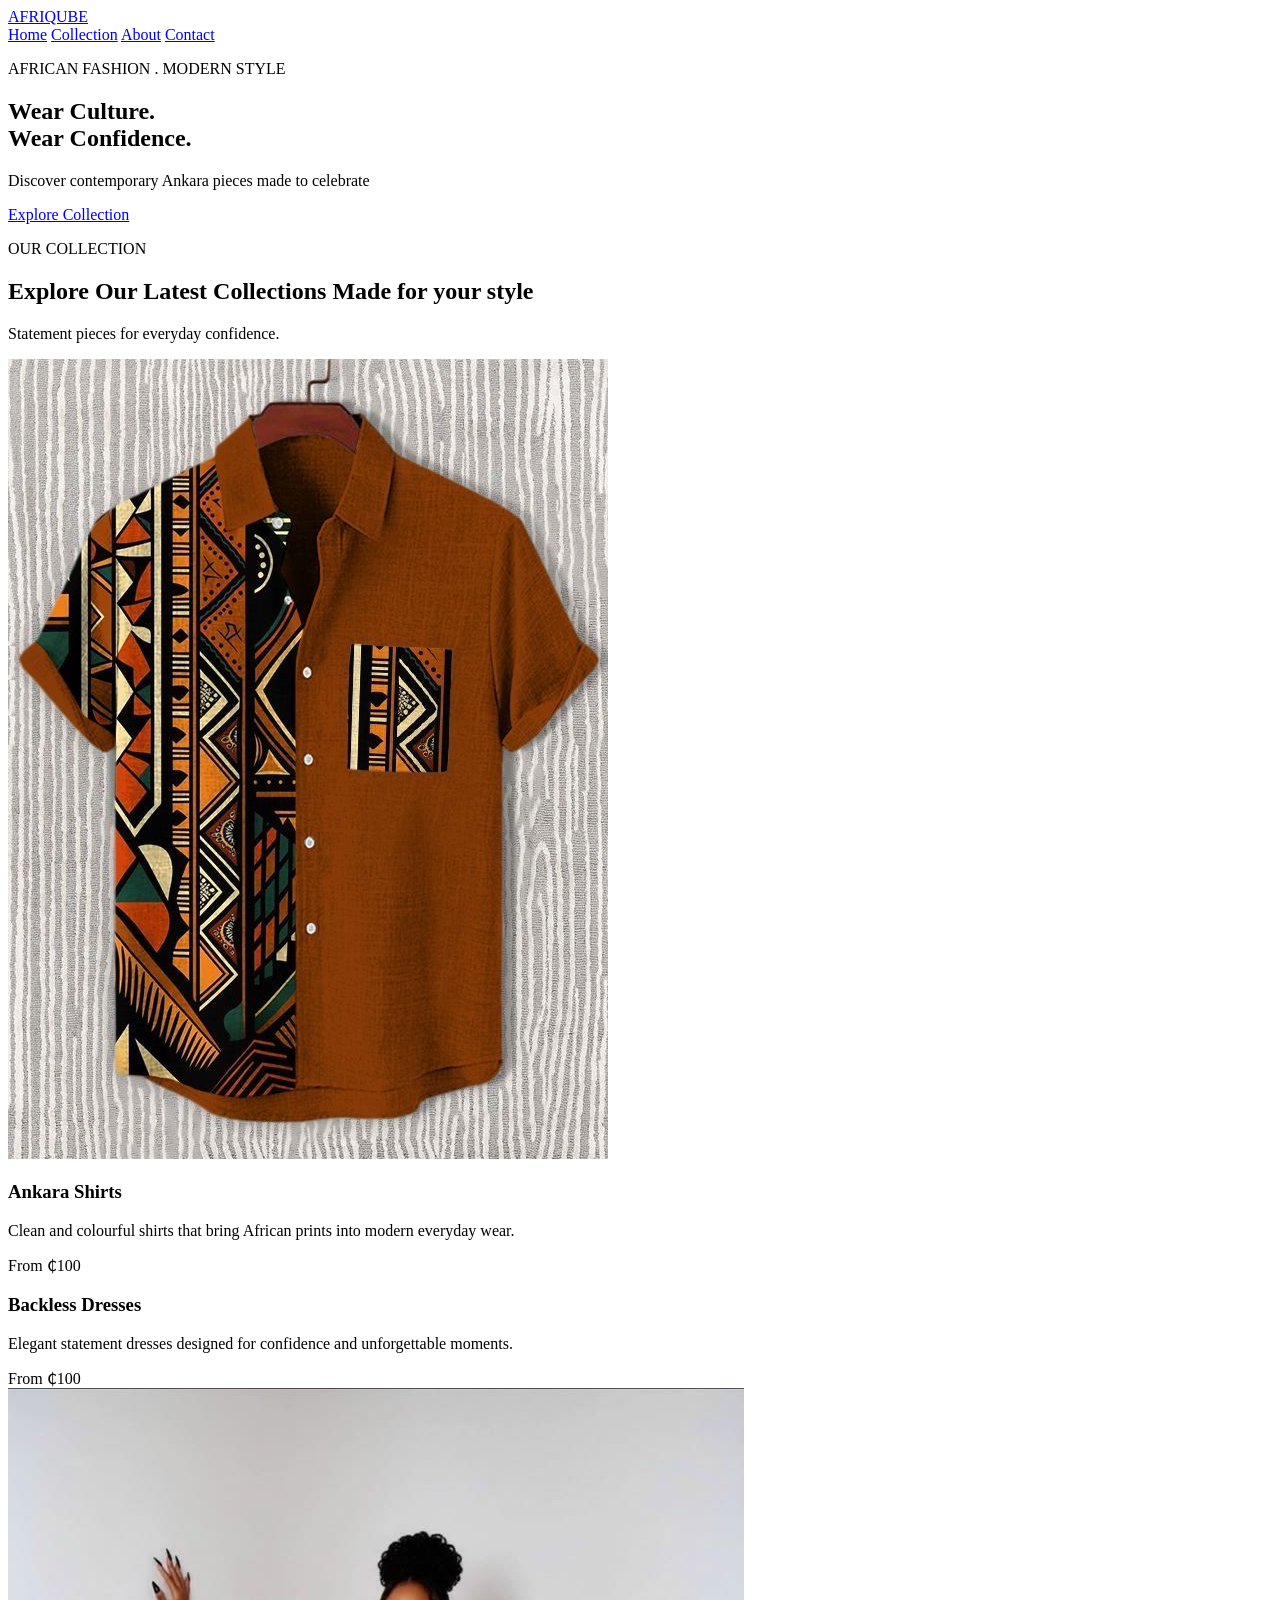
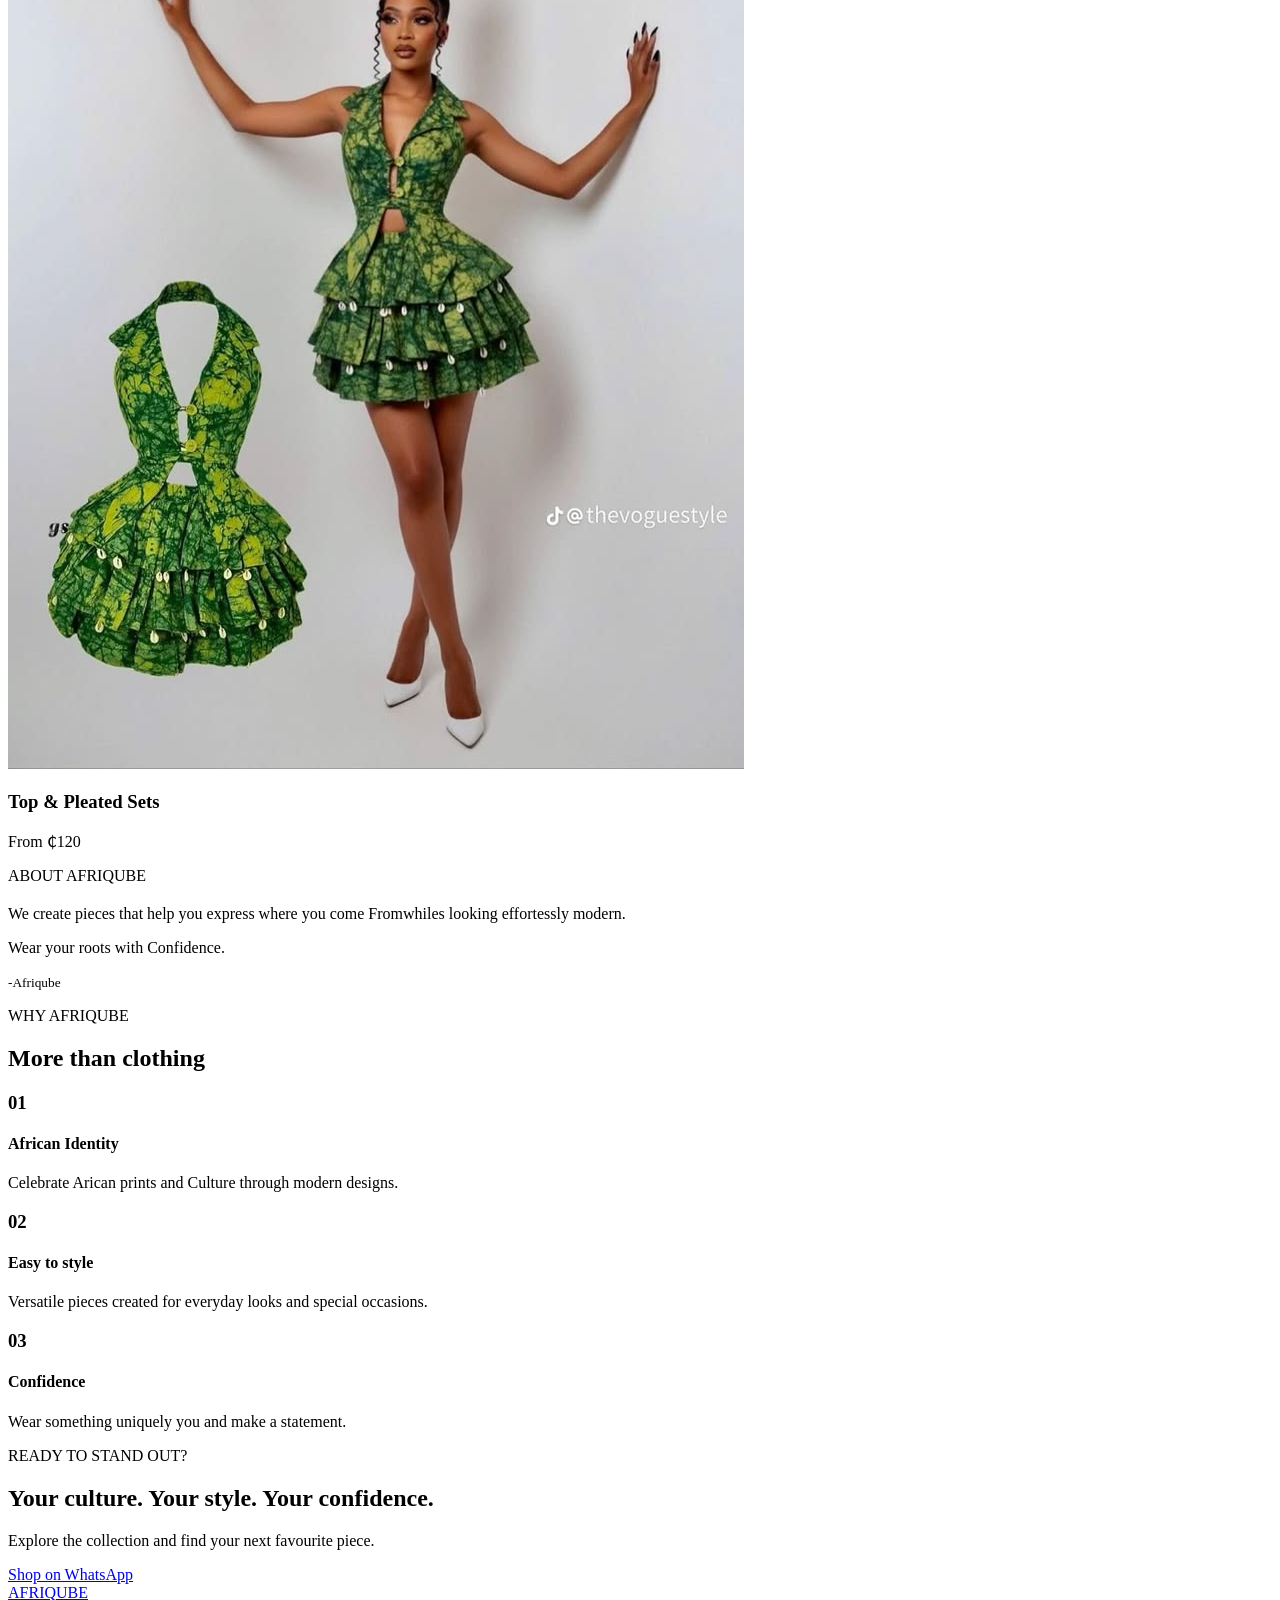
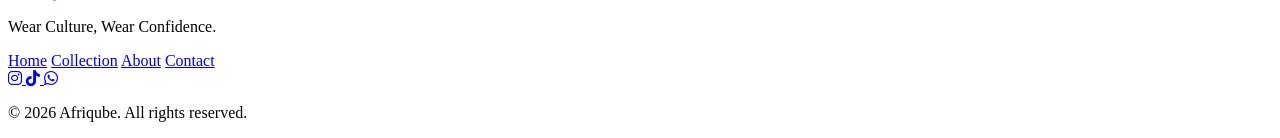
<file: WebDev-L1-T1-LandingPage/index.html>
<!DOCTYPE html>
<html lang="en">
<head>
    <meta charset="UTF-8">
    <meta name="viewport" content="width=device-width, initial-scale=1.0">
    <title>Afriqube |Wear Culture, Wear Confidence </title>
    <link rel="stylesheet" href="style.css">

<link rel="stylesheet"
      href="https://cdnjs.cloudflare.com/ajax/libs/font-awesome/6.5.2/css/all.min.css">
</head>
<body>
    <header class="navbar">
        <a href="#home" class="logo">
            AFRIQUBE 
        </a>
        <nav>
            <a href="#home">Home</a>
            <a href="#collection">Collection</a>
            <a href="#about">About</a>
            <a href="#contact">Contact</a>
        </nav>
    </header>

    <main>
        <section class="hero" id="home">
            <div class="hero-content">

                <p class="eyebrow">
                    AFRICAN FASHION . MODERN STYLE
                </p>

                <h1>
                    Wear Culture. 
                    <br> 
                    <span>Wear Confidence.</span>
                </h1>

                <p class="hero-text">
                    Discover contemporary Ankara pieces made to celebrate
                    
                </p>

                <a href="#collection" class="btn">
                    Explore Collection 
                </a>
            </div>
        </section>


        <section class="section" id="collection">

            <div class="section-heading">
                <p class="eyebrow">
                    OUR COLLECTION
                </p>

                <h2>
                   Explore Our Latest Collections Made for your style
                </h2>
                <p>
                    Statement pieces for everyday confidence.
                </p>
            </div>

            <div class="cards">
                <article class="card">
                    <div class="card-image">
                        <img src="images/collection1.jpg" alt="Afriqube Ankara Shirts">
                    </div>
                    <div class="card-content">
                        <h3>
                            Ankara Shirts
                        </h3>
                        <p>
                            Clean and colourful shirts that bring 
                            African prints into modern everyday wear.
                        </p>
                        <span>
                            From ₵100
                        </span>
                    </div>
                </article>


                <article class="card">
                    <div class="card-image">
                        
                    </div>
                    <div class="card-content">

                        <h3>
                            Backless Dresses
                        </h3>

                        <p>
                            Elegant statement dresses designed for
                            confidence and unforgettable moments.
                        </p>

                        <span> From ₵100</span>
                    </div>
                </article>


                <article class="card">
                    <div class="card-image">
                        <img src="images/collection 3.jpg" alt="Afriqube two piece Set ">
                    </div>
                    <div class="card-content">

                        <h3>
                            Top & Pleated Sets
                        </h3>

                        <p>

                        </p>
                        <span>From ₵120</span>
                    </div>
                </article>
            </div>
        </section>


        <section class="about section" id="about">
            <div class="about-text">
                <p class="eyebrow">
                    ABOUT AFRIQUBE 
                </p>

                <h2>

                </h2>

                <p>
                    We create pieces that help you express
                    where you come Fromwhiles looking effortessly modern.
                </p>
            </div>

            <div class="about-box">
                <div class="quote-mark"></div>

                <p> Wear your roots with Confidence.</p>
                <small> -Afriqube</small>
            </div>
        </section>

        <section class="features section">
            <div class="section-heading">

                <p class="eyebrow">
                    WHY AFRIQUBE
                </p>

                <h2>
                    More than clothing
                </h2>
            </div>

            <div class="feature-grid">
                <div class="feature">

                    <h3>
                        01
                    </h3>
                    <h4> African Identity</h4>

                    <p>
                        Celebrate Arican prints and Culture through modern designs.
                    </p>
                </div>

                <div class="feature">
                    <h3>
                        02
                    </h3>

                    <h4>
                        Easy to style
                    </h4>

                    <p>
                        Versatile pieces created for everyday 
                        looks and special occasions.
                    </p>
                </div>

                <div class="feature">

                    <h3>
                        03
                    </h3>

                    <h4>
                        Confidence
                    </h4>

                    <p>
                        Wear something uniquely you and make a statement.
                    </p>
                </div>
            </div>
        </section>


        <section class="cta" id="contact">
            <div>
                <p class="eyebrow">
                    READY TO STAND OUT?
                </p>

                <h2>
                    Your culture. Your style. Your confidence.
                </h2>

                <p>
                    Explore the collection and find your next favourite piece.
                </p>
            </div>

            <a href="#" class="btn btn-light">
                Shop on WhatsApp
            </a>
        </section>
    </main>


    <footer class="footer">
        <div> 
            <a href="#home" class="logo">
                AFRIQUBE 
            </a>

            <p>
                Wear Culture, Wear Confidence.
            </p>
        </div>

        <div class="footer-links">
            <a href="#home">Home</a>
            <a href="#collection">Collection</a>
            <a href="about">About</a>
            <a href="#contact">Contact</a>
        </div>

        <div class="social-links">
            <a href="#" aria-label="Instagram">
                <i class="fa-brands fa-instagram"></i>
            </a>
            <a href="#" aria-label="Tiktok">
                  <i class="fa-brands fa-tiktok"></i>
            </a>
            <a href="#" aria-label="WhatsApp">
                 <i class="fa-brands fa-whatsapp"></i>
            </a>
        </div>

        <p class="copyright">
            © 2026 Afriqube. All rights reserved.
        </p>


    </footer>
</body>
</html>
</file>
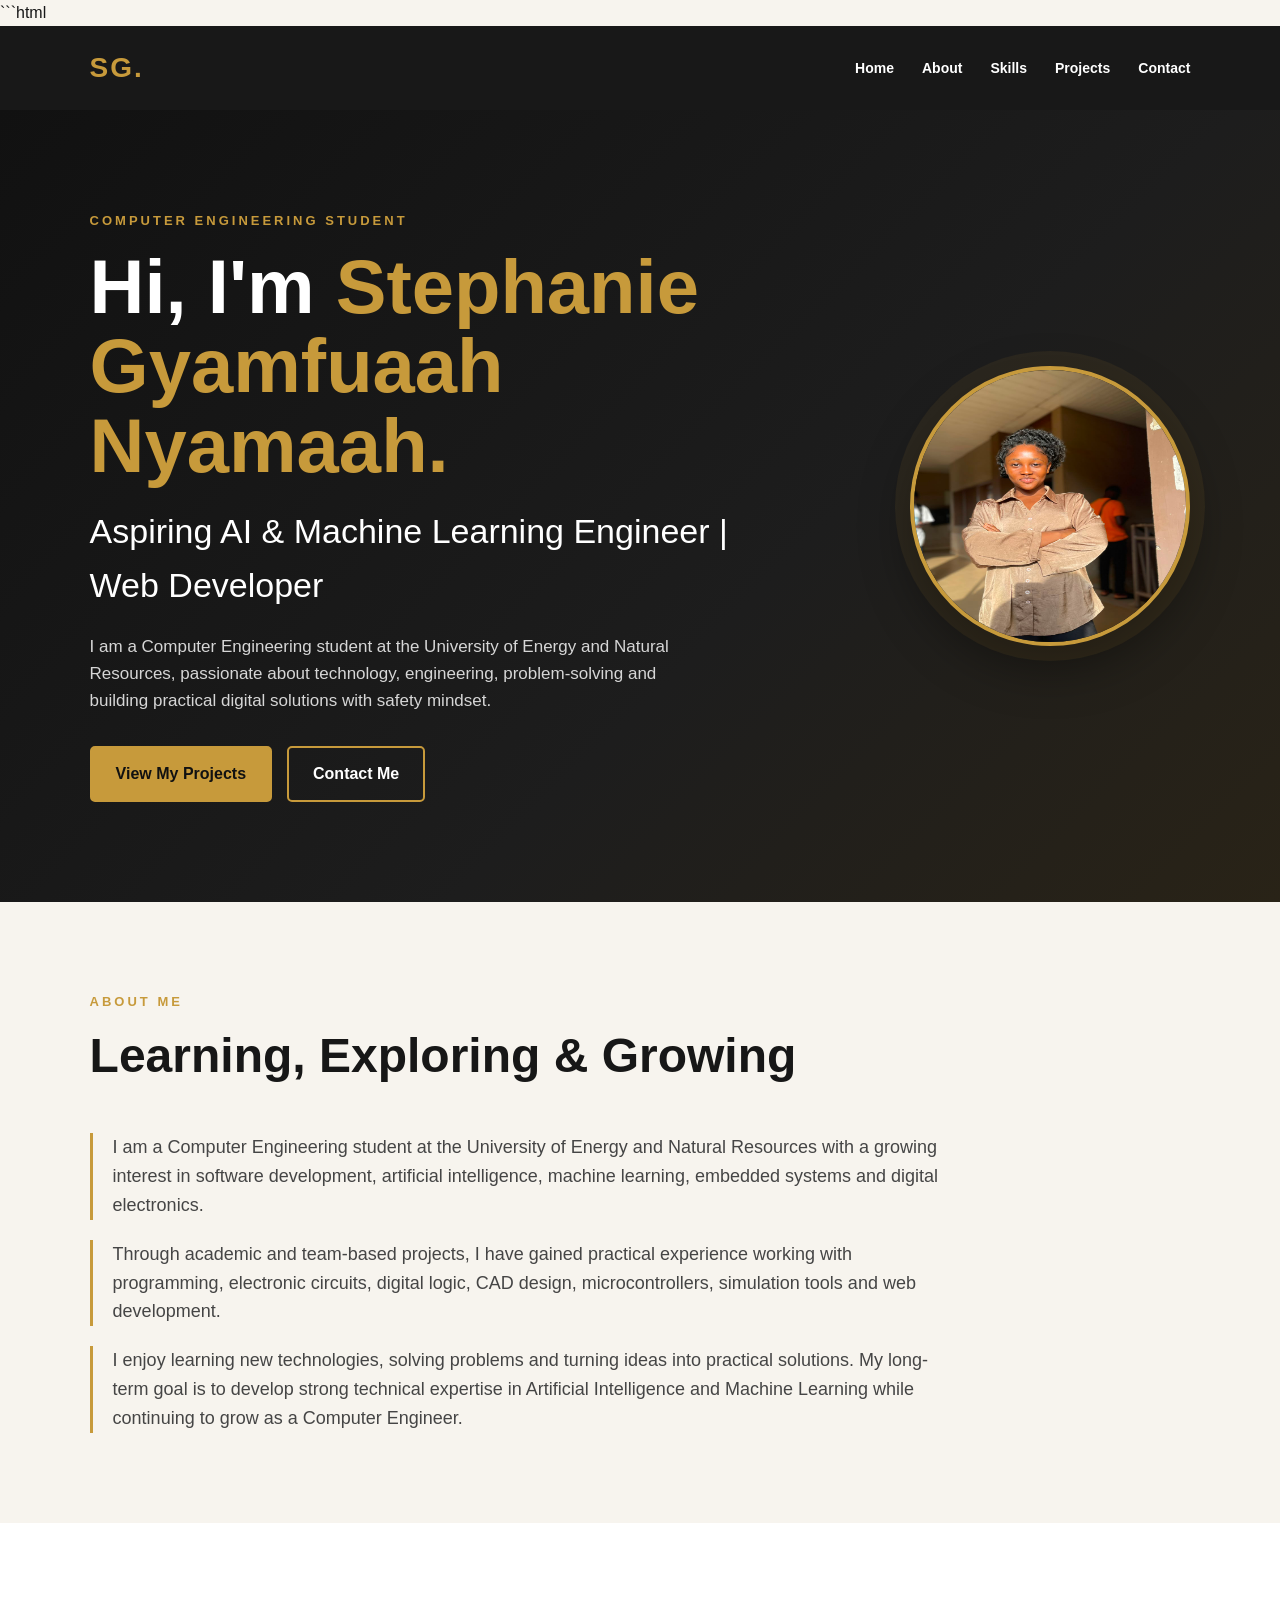
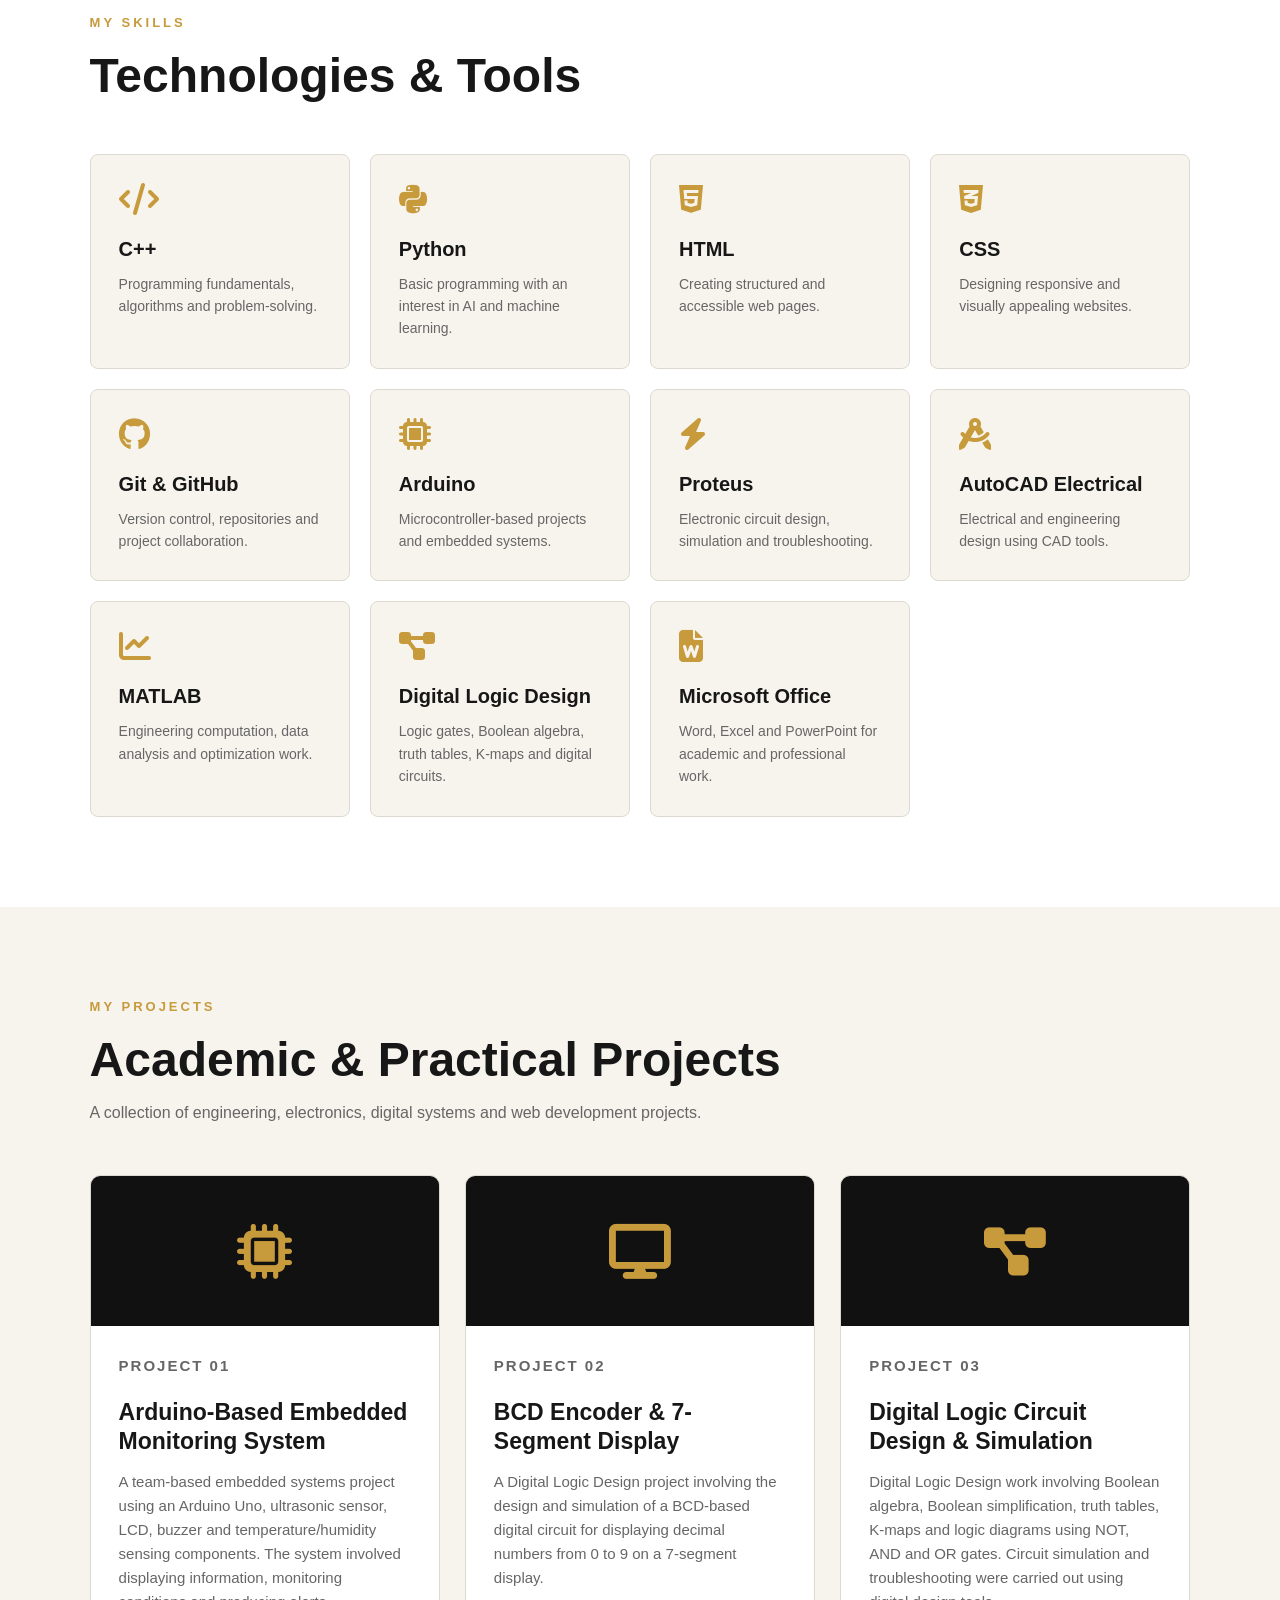
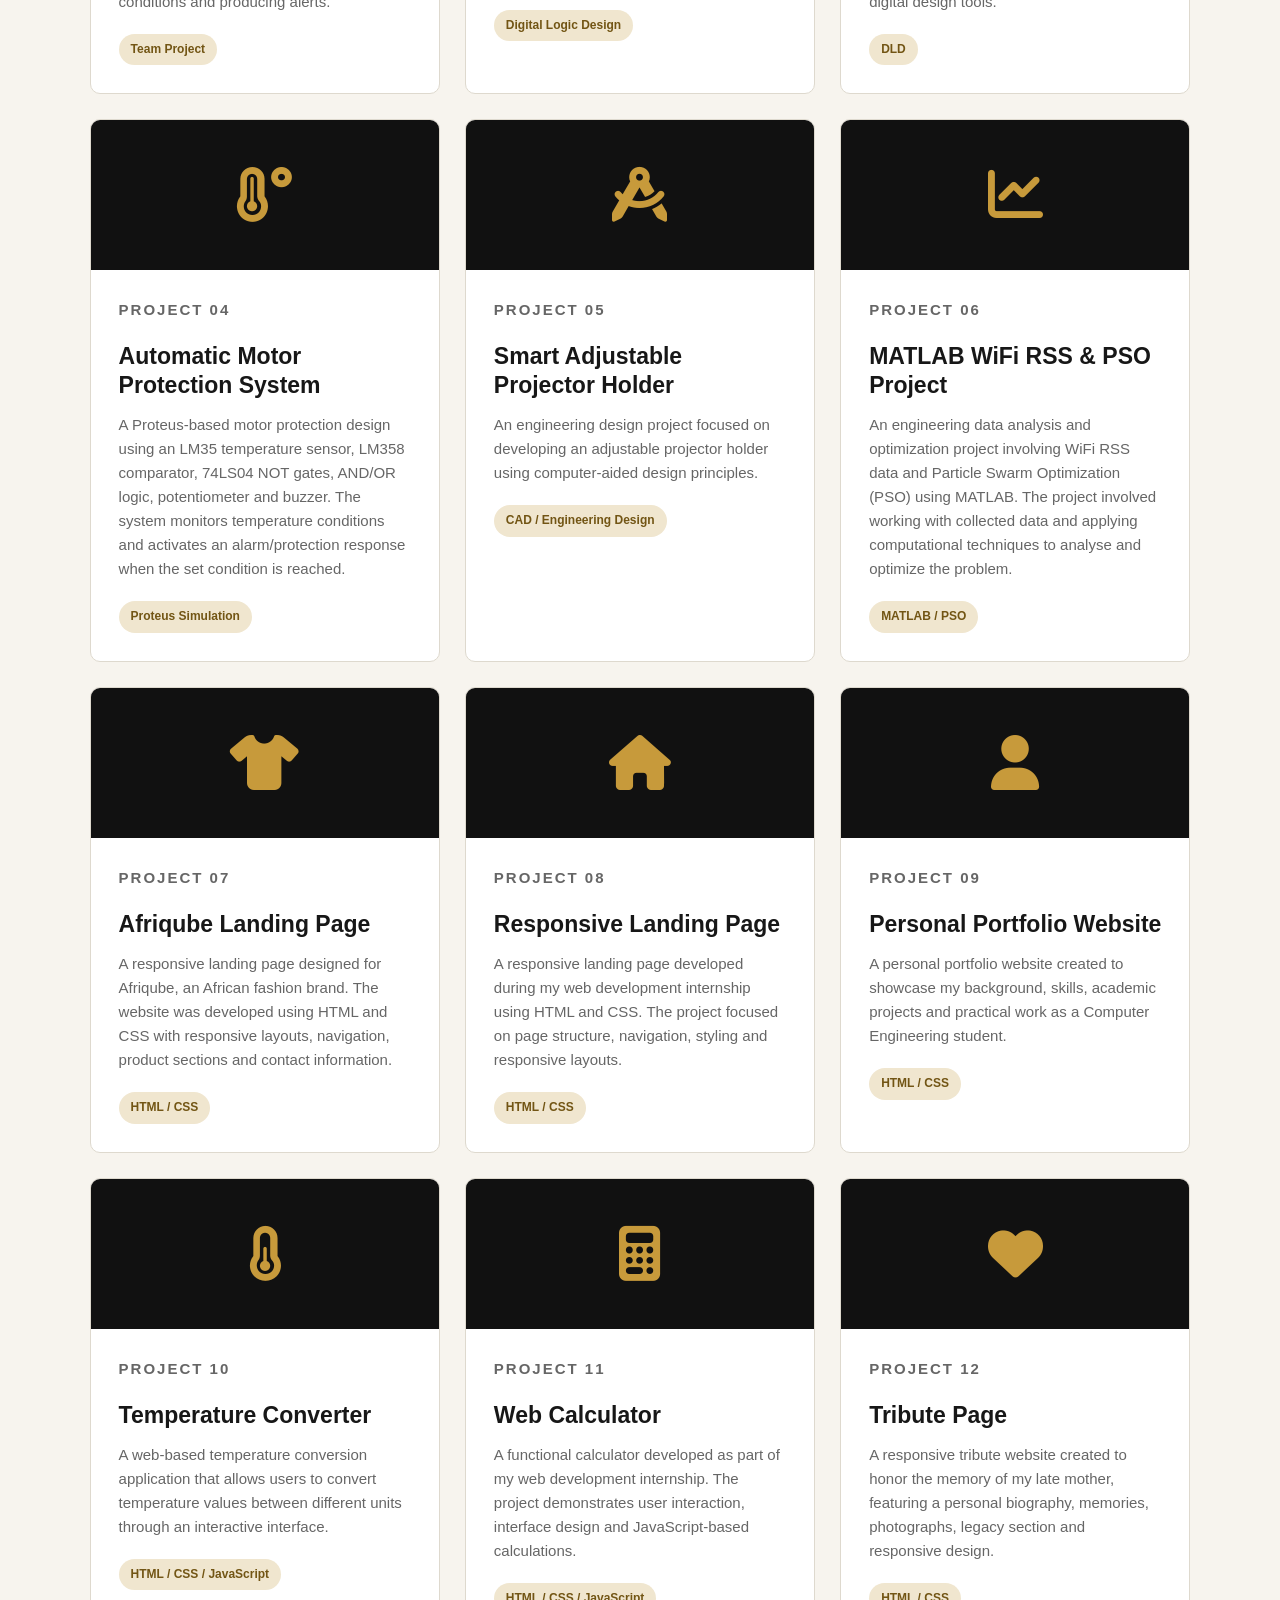
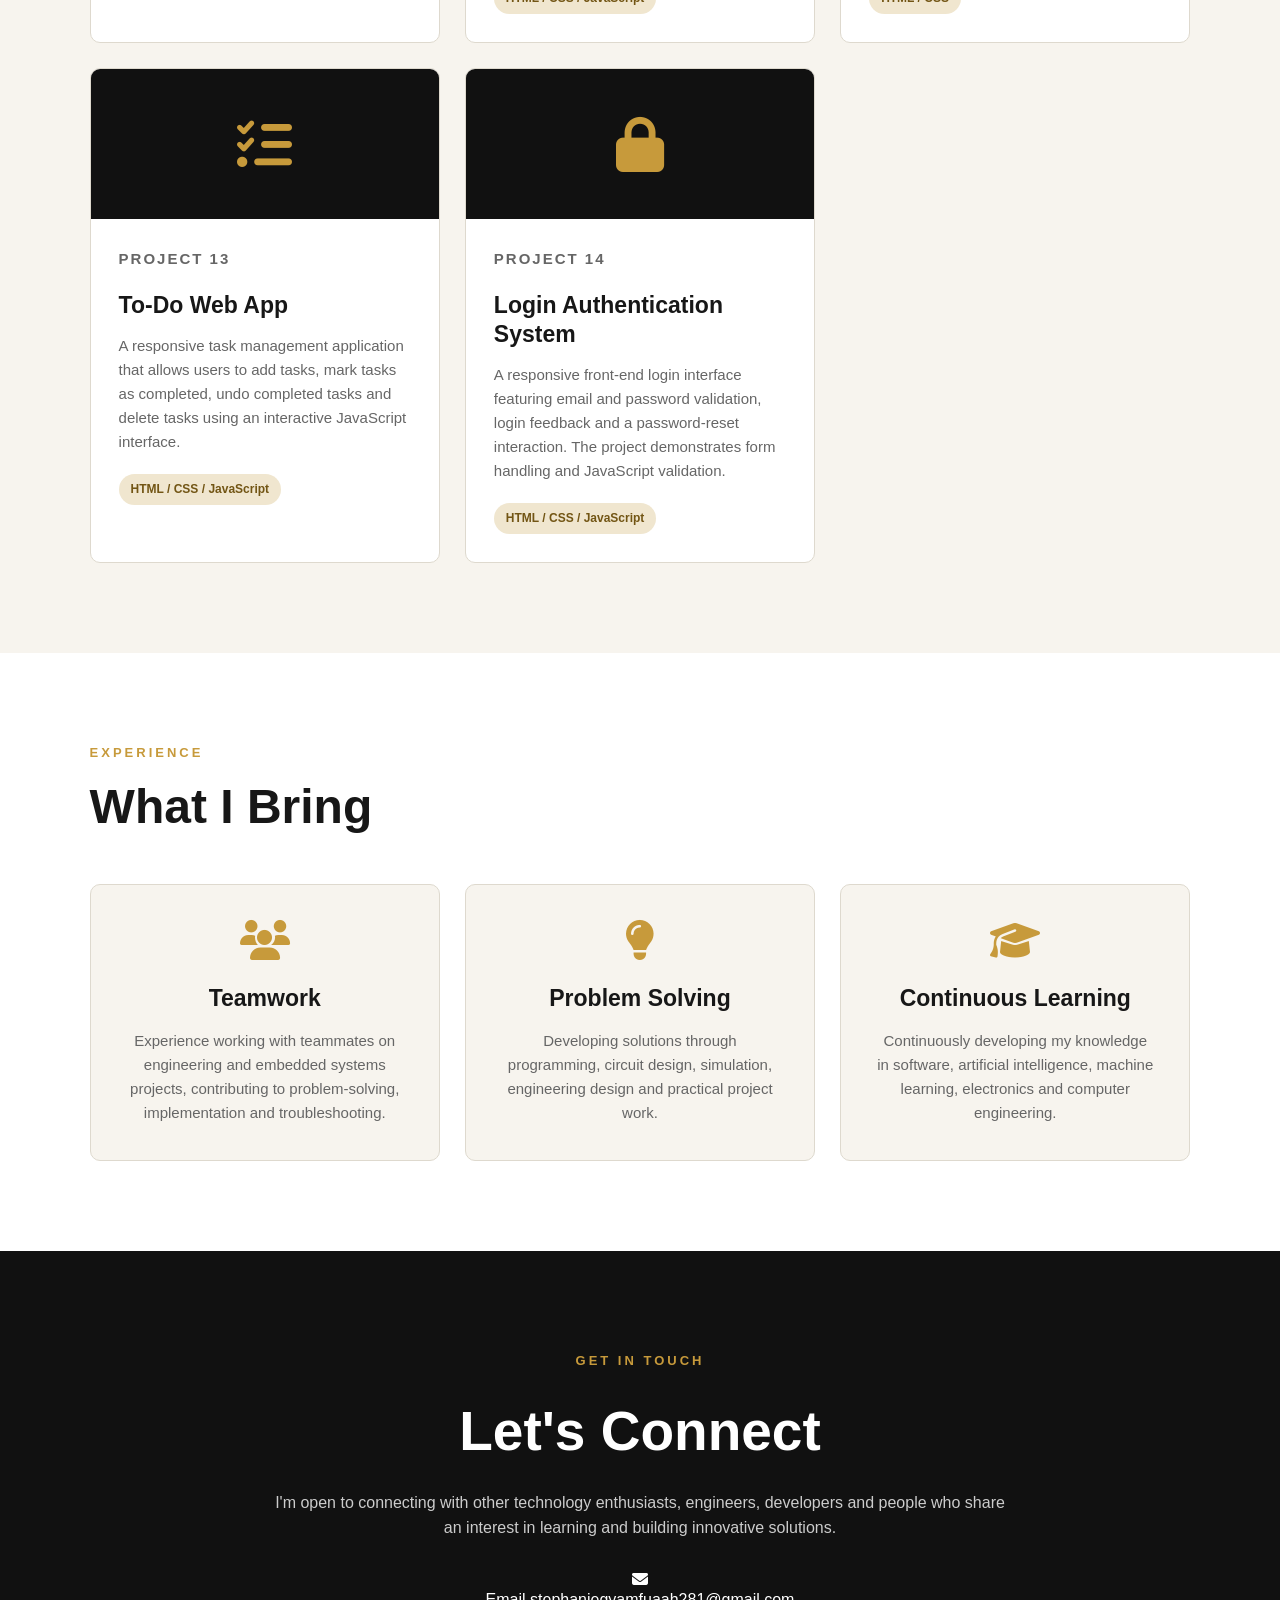
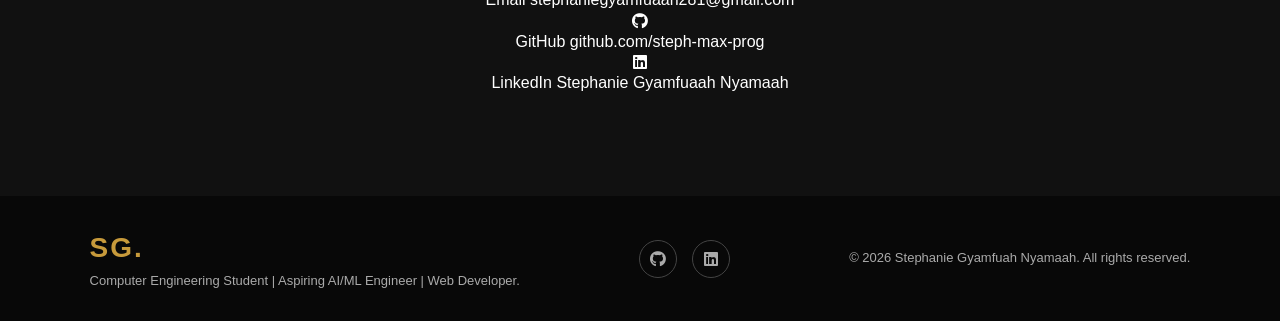
<file: WebDev-L1-T2-Personal-Portfolio Website/index.html>
```html
<!DOCTYPE html>
<html lang="en">

<head>
    <meta charset="UTF-8">
    <meta name="viewport" content="width=device-width, initial-scale=1.0">

    <title>Stephanie Gyamfuah | Computer Engineering Student</title>

    <link rel="stylesheet" href="style.css">

    
    <link rel="stylesheet"
        href="https://cdnjs.cloudflare.com/ajax/libs/font-awesome/6.5.2/css/all.min.css">
</head>

<body>



    <header class="navbar">

        <a href="#home" class="logo">
            SG.
        </a>

        <nav>
            <a href="#home">Home</a>
            <a href="#about">About</a>
            <a href="#skills">Skills</a>
            <a href="#projects">Projects</a>
            <a href="#contact">Contact</a>
        </nav>

    </header>


    <main>

        

        <section class="hero" id="home">

            <div class="hero-content">

                <p class="eyebrow">
                    COMPUTER ENGINEERING STUDENT
                </p>

                <h1>
                    Hi, I'm <span>Stephanie Gyamfuaah Nyamaah.</span>
                </h1>

                <h2>
                    Aspiring AI &amp; Machine Learning Engineer | Web Developer
                </h2>

                <p class="hero-text">
                    I am a Computer Engineering student at the University
                    of Energy and Natural Resources, passionate about
                    technology, engineering, problem-solving and building
                    practical digital solutions with safety mindset.
                </p>

                <div class="hero-buttons">

                    <a href="#projects" class="btn">
                        View My Projects
                    </a>

                    <a href="#contact" class="btn btn-outline">
                        Contact Me
                    </a>

                </div>

            </div>


            <div class="hero-image">

                <div class="profile-placeholder">
                    <img src="images/profile.jpeg"
                         alt="Stephanie Gyamfuah"
                         class="profile-photo">
                </div>

            </div>

        </section>


        

        <section class="section about" id="about">

            <div class="section-heading">

                <p class="eyebrow">
                    ABOUT ME
                </p>

                <h2>
                    Learning, Exploring &amp; Growing
                </h2>

            </div>


            <div class="about-content">

                <p>
                    I am a Computer Engineering student at the University
                    of Energy and Natural Resources with a growing interest
                    in software development, artificial intelligence,
                    machine learning, embedded systems and digital
                    electronics.
                </p>

                <p>
                    Through academic and team-based projects, I have gained
                    practical experience working with programming,
                    electronic circuits, digital logic, CAD design,
                    microcontrollers, simulation tools and web development.
                </p>

                <p>
                    I enjoy learning new technologies, solving problems
                    and turning ideas into practical solutions. My long-term
                    goal is to develop strong technical expertise in
                    Artificial Intelligence and Machine Learning while
                    continuing to grow as a Computer Engineer.
                </p>

            </div>

        </section>



        <section class="section skills" id="skills">

            <div class="section-heading">

                <p class="eyebrow">
                    MY SKILLS
                </p>

                <h2>
                    Technologies &amp; Tools
                </h2>

            </div>


            <div class="skills-grid">

                <div class="skill-card">
                    <i class="fa-solid fa-code"></i>

                    <h3>C++</h3>

                    <p>
                        Programming fundamentals, algorithms and
                        problem-solving.
                    </p>
                </div>


                <div class="skill-card">
                    <i class="fa-brands fa-python"></i>

                    <h3>Python</h3>

                    <p>
                        Basic programming with an interest in AI and
                        machine learning.
                    </p>
                </div>


                <div class="skill-card">
                    <i class="fa-brands fa-html5"></i>

                    <h3>HTML</h3>

                    <p>
                        Creating structured and accessible web pages.
                    </p>
                </div>


                <div class="skill-card">
                    <i class="fa-brands fa-css3-alt"></i>

                    <h3>CSS</h3>

                    <p>
                        Designing responsive and visually appealing
                        websites.
                    </p>
                </div>


                <div class="skill-card">
                    <i class="fa-brands fa-github"></i>

                    <h3>Git &amp; GitHub</h3>

                    <p>
                        Version control, repositories and project
                        collaboration.
                    </p>
                </div>


                <div class="skill-card">
                    <i class="fa-solid fa-microchip"></i>

                    <h3>Arduino</h3>

                    <p>
                        Microcontroller-based projects and embedded
                        systems.
                    </p>
                </div>


                <div class="skill-card">
                    <i class="fa-solid fa-bolt"></i>

                    <h3>Proteus</h3>

                    <p>
                        Electronic circuit design, simulation and
                        troubleshooting.
                    </p>
                </div>


                <div class="skill-card">
                    <i class="fa-solid fa-drafting-compass"></i>

                    <h3>AutoCAD Electrical</h3>

                    <p>
                        Electrical and engineering design using CAD tools.
                    </p>
                </div>


                <div class="skill-card">
                    <i class="fa-solid fa-chart-line"></i>

                    <h3>MATLAB</h3>

                    <p>
                        Engineering computation, data analysis and
                        optimization work.
                    </p>
                </div>


                <div class="skill-card">
                    <i class="fa-solid fa-diagram-project"></i>

                    <h3>Digital Logic Design</h3>

                    <p>
                        Logic gates, Boolean algebra, truth tables,
                        K-maps and digital circuits.
                    </p>
                </div>


                <div class="skill-card">
                    <i class="fa-solid fa-file-word"></i>

                    <h3>Microsoft Office</h3>

                    <p>
                        Word, Excel and PowerPoint for academic and
                        professional work.
                    </p>
                </div>

            </div>

        </section>


        

        <section class="section projects" id="projects">

            <div class="section-heading">

                <p class="eyebrow">
                    MY PROJECTS
                </p>

                <h2>
                    Academic &amp; Practical Projects
                </h2>

                <p>
                    A collection of engineering, electronics, digital
                    systems and web development projects.
                </p>

            </div>


            <div class="project-grid">


                

                <article class="project-card">

                    <div class="project-icon">
                        <i class="fa-solid fa-microchip"></i>
                    </div>

                    <div class="project-content">

                        <p class="project-number">
                            PROJECT 01
                        </p>

                        <h3>
                            Arduino-Based Embedded Monitoring System
                        </h3>

                        <p>
                            A team-based embedded systems project using an
                            Arduino Uno, ultrasonic sensor, LCD, buzzer and
                            temperature/humidity sensing components.
                            The system involved displaying information,
                            monitoring conditions and producing alerts.
                        </p>

                        <span class="project-tag">
                            Team Project
                        </span>

                    </div>

                </article>


                

                <article class="project-card">

                    <div class="project-icon">
                        <i class="fa-solid fa-display"></i>
                    </div>

                    <div class="project-content">

                        <p class="project-number">
                            PROJECT 02
                        </p>

                        <h3>
                            BCD Encoder &amp; 7-Segment Display
                        </h3>

                        <p>
                            A Digital Logic Design project involving the
                            design and simulation of a BCD-based digital
                            circuit for displaying decimal numbers from
                            0 to 9 on a 7-segment display.
                        </p>

                        <span class="project-tag">
                            Digital Logic Design
                        </span>

                    </div>

                </article>


                

                <article class="project-card">

                    <div class="project-icon">
                        <i class="fa-solid fa-diagram-project"></i>
                    </div>

                    <div class="project-content">

                        <p class="project-number">
                            PROJECT 03
                        </p>

                        <h3>
                            Digital Logic Circuit Design &amp; Simulation
                        </h3>

                        <p>
                            Digital Logic Design work involving Boolean
                            algebra, Boolean simplification, truth tables,
                            K-maps and logic diagrams using NOT, AND and
                            OR gates. Circuit simulation and troubleshooting
                            were carried out using digital design tools.
                        </p>

                        <span class="project-tag">
                            DLD
                        </span>

                    </div>

                </article>


                

                <article class="project-card">

                    <div class="project-icon">
                        <i class="fa-solid fa-temperature-high"></i>
                    </div>

                    <div class="project-content">

                        <p class="project-number">
                            PROJECT 04
                        </p>

                        <h3>
                            Automatic Motor Protection System
                        </h3>

                        <p>
                            A Proteus-based motor protection design using
                            an LM35 temperature sensor, LM358 comparator,
                            74LS04 NOT gates, AND/OR logic, potentiometer
                            and buzzer. The system monitors temperature
                            conditions and activates an alarm/protection
                            response when the set condition is reached.
                        </p>

                        <span class="project-tag">
                            Proteus Simulation
                        </span>

                    </div>

                </article>


        

                <article class="project-card">

                    <div class="project-icon">
                        <i class="fa-solid fa-drafting-compass"></i>
                    </div>

                    <div class="project-content">

                        <p class="project-number">
                            PROJECT 05
                        </p>

                        <h3>
                            Smart Adjustable Projector Holder
                        </h3>

                        <p>
                            An engineering design project focused on
                            developing an adjustable projector holder
                            using computer-aided design principles.
                        </p>

                        <span class="project-tag">
                            CAD / Engineering Design
                        </span>

                    </div>

                </article>


                

                <article class="project-card">

                    <div class="project-icon">
                        <i class="fa-solid fa-chart-line"></i>
                    </div>

                    <div class="project-content">

                        <p class="project-number">
                            PROJECT 06
                        </p>

                        <h3>
                            MATLAB WiFi RSS &amp; PSO Project
                        </h3>

                        <p>
                            An engineering data analysis and optimization
                            project involving WiFi RSS data and Particle
                            Swarm Optimization (PSO) using MATLAB.
                            The project involved working with collected
                            data and applying computational techniques
                            to analyse and optimize the problem.
                        </p>

                        <span class="project-tag">
                            MATLAB / PSO
                        </span>

                    </div>

                </article>


                

                <article class="project-card">

                    <div class="project-icon">
                        <i class="fa-solid fa-shirt"></i>
                    </div>

                    <div class="project-content">

                        <p class="project-number">
                            PROJECT 07
                        </p>

                        <h3>
                            Afriqube Landing Page
                        </h3>

                        <p>
                            A responsive landing page designed for
                            Afriqube, an African fashion brand. The
                            website was developed using HTML and CSS
                            with responsive layouts, navigation,
                            product sections and contact information.
                        </p>

                        <span class="project-tag">
                            HTML / CSS
                        </span>

                    </div>

                </article>


                

                <article class="project-card">

                    <div class="project-icon">
                        <i class="fa-solid fa-house"></i>
                    </div>

                    <div class="project-content">

                        <p class="project-number">
                            PROJECT 08
                        </p>

                        <h3>
                            Responsive Landing Page
                        </h3>

                        <p>
                            A responsive landing page developed during
                            my web development internship using HTML and
                            CSS. The project focused on page structure,
                            navigation, styling and responsive layouts.
                        </p>

                        <span class="project-tag">
                            HTML / CSS
                        </span>

                    </div>

                </article>


                

                <article class="project-card">

                    <div class="project-icon">
                        <i class="fa-solid fa-user"></i>
                    </div>

                    <div class="project-content">

                        <p class="project-number">
                            PROJECT 09
                        </p>

                        <h3>
                            Personal Portfolio Website
                        </h3>

                        <p>
                            A personal portfolio website created to
                            showcase my background, skills, academic
                            projects and practical work as a Computer
                            Engineering student.
                        </p>

                        <span class="project-tag">
                            HTML / CSS
                        </span>

                    </div>

                </article>


                

                <article class="project-card">

                    <div class="project-icon">
                        <i class="fa-solid fa-temperature-half"></i>
                    </div>

                    <div class="project-content">

                        <p class="project-number">
                            PROJECT 10
                        </p>

                        <h3>
                            Temperature Converter
                        </h3>

                        <p>
                            A web-based temperature conversion application
                            that allows users to convert temperature values
                            between different units through an interactive
                            interface.
                        </p>

                        <span class="project-tag">
                            HTML / CSS / JavaScript
                        </span>

                    </div>

                </article>


                

                <article class="project-card">

                    <div class="project-icon">
                        <i class="fa-solid fa-calculator"></i>
                    </div>

                    <div class="project-content">

                        <p class="project-number">
                            PROJECT 11
                        </p>

                        <h3>
                            Web Calculator
                        </h3>

                        <p>
                            A functional calculator developed as part of
                            my web development internship. The project
                            demonstrates user interaction, interface
                            design and JavaScript-based calculations.
                        </p>

                        <span class="project-tag">
                            HTML / CSS / JavaScript
                        </span>

                    </div>

                </article>


        

                <article class="project-card">

                    <div class="project-icon">
                        <i class="fa-solid fa-heart"></i>
                    </div>

                    <div class="project-content">

                        <p class="project-number">
                            PROJECT 12
                        </p>

                        <h3>
                            Tribute Page
                        </h3>

                        <p>
                            A responsive tribute website created to honor
                            the memory of my late mother, featuring a
                            personal biography, memories, photographs,
                            legacy section and responsive design.
                        </p>

                        <span class="project-tag">
                            HTML / CSS
                        </span>

                    </div>

                </article>


                

                <article class="project-card">

                    <div class="project-icon">
                        <i class="fa-solid fa-list-check"></i>
                    </div>

                    <div class="project-content">

                        <p class="project-number">
                            PROJECT 13
                        </p>

                        <h3>
                            To-Do Web App
                        </h3>

                        <p>
                            A responsive task management application that
                            allows users to add tasks, mark tasks as
                            completed, undo completed tasks and delete
                            tasks using an interactive JavaScript interface.
                        </p>

                        <span class="project-tag">
                            HTML / CSS / JavaScript
                        </span>

                    </div>

                </article>


                

                <article class="project-card">

                    <div class="project-icon">
                        <i class="fa-solid fa-lock"></i>
                    </div>

                    <div class="project-content">

                        <p class="project-number">
                            PROJECT 14
                        </p>

                        <h3>
                            Login Authentication System
                        </h3>

                        <p>
                            A responsive front-end login interface featuring
                            email and password validation, login feedback
                            and a password-reset interaction. The project
                            demonstrates form handling and JavaScript
                            validation.
                        </p>

                        <span class="project-tag">
                            HTML / CSS / JavaScript
                        </span>

                    </div>

                </article>

            </div>

        </section>


        

        <section class="section experience">

            <div class="section-heading">

                <p class="eyebrow">
                    EXPERIENCE
                </p>

                <h2>
                    What I Bring
                </h2>

            </div>


            <div class="experience-grid">

                <div class="experience-card">

                    <i class="fa-solid fa-users"></i>

                    <h3>
                        Teamwork
                    </h3>

                    <p>
                        Experience working with teammates on engineering
                        and embedded systems projects, contributing to
                        problem-solving, implementation and troubleshooting.
                    </p>

                </div>


                <div class="experience-card">

                    <i class="fa-solid fa-lightbulb"></i>

                    <h3>
                        Problem Solving
                    </h3>

                    <p>
                        Developing solutions through programming,
                        circuit design, simulation, engineering design
                        and practical project work.
                    </p>

                </div>


                <div class="experience-card">

                    <i class="fa-solid fa-graduation-cap"></i>

                    <h3>
                        Continuous Learning
                    </h3>

                    <p>
                        Continuously developing my knowledge in software,
                        artificial intelligence, machine learning,
                        electronics and computer engineering.
                    </p>

                </div>

            </div>

        </section>


        

        <section class="contact" id="contact">

            <div class="contact-content">

                <p class="eyebrow">
                    GET IN TOUCH
                </p>

                <h2>
                    Let's Connect
                </h2>

                <p>
                    I'm open to connecting with other technology enthusiasts,
                    engineers, developers and people who share an interest in
                    learning and building innovative solutions.
                </p>


                <div class="contact-info">

                    <div class="contact-item">

                        <i class="fa-solid fa-envelope"></i>

                        <div>

                            <span>Email</span>

                            <a href="mailto:stephaniegyamfuaah281@gmail.com">
                                stephaniegyamfuaah281@gmail.com
                            </a>

                        </div>

                    </div>


                    <div class="contact-item">

                        <i class="fa-brands fa-github"></i>

                        <div>

                            <span>GitHub</span>

                            <a href="https://github.com/steph-max-prog"
                               target="_blank"
                               rel="noopener noreferrer">
                                github.com/steph-max-prog
                            </a>

                        </div>

                    </div>


                    <div class="contact-item">

                        <i class="fa-brands fa-linkedin"></i>

                        <div>

                            <span>LinkedIn</span>

                            <a href="https://www.linkedin.com/in/stephanie-gyamfuaah-3a66322b4"
                               target="_blank"
                               rel="noopener noreferrer">
                                Stephanie Gyamfuaah Nyamaah
                            </a>

                        </div>

                    </div>

                </div>

            </div>

        </section>

    </main>


    

    <footer class="footer">

        <div>

            <a href="#home" class="logo">
                SG.
            </a>

            <p>
                Computer Engineering Student |
                Aspiring AI/ML Engineer |
                Web Developer.
            </p>

        </div>


        <div class="social-links">

            <a href="https://github.com/steph-max-prog"
               target="_blank"
               rel="noopener noreferrer"
               aria-label="GitHub">
                <i class="fa-brands fa-github"></i>
            </a>

            <a href="https://www.linkedin.com/in/stephanie-gyamfuaah-3a66322b4"
               target="_blank"
               rel="noopener noreferrer"
               aria-label="LinkedIn">
                <i class="fa-brands fa-linkedin"></i>
            </a>

        </div>


        <p class="copyright">
            © 2026 Stephanie Gyamfuah Nyamaah. All rights reserved.
        </p>

    </footer>

</body>

</html>
</file>
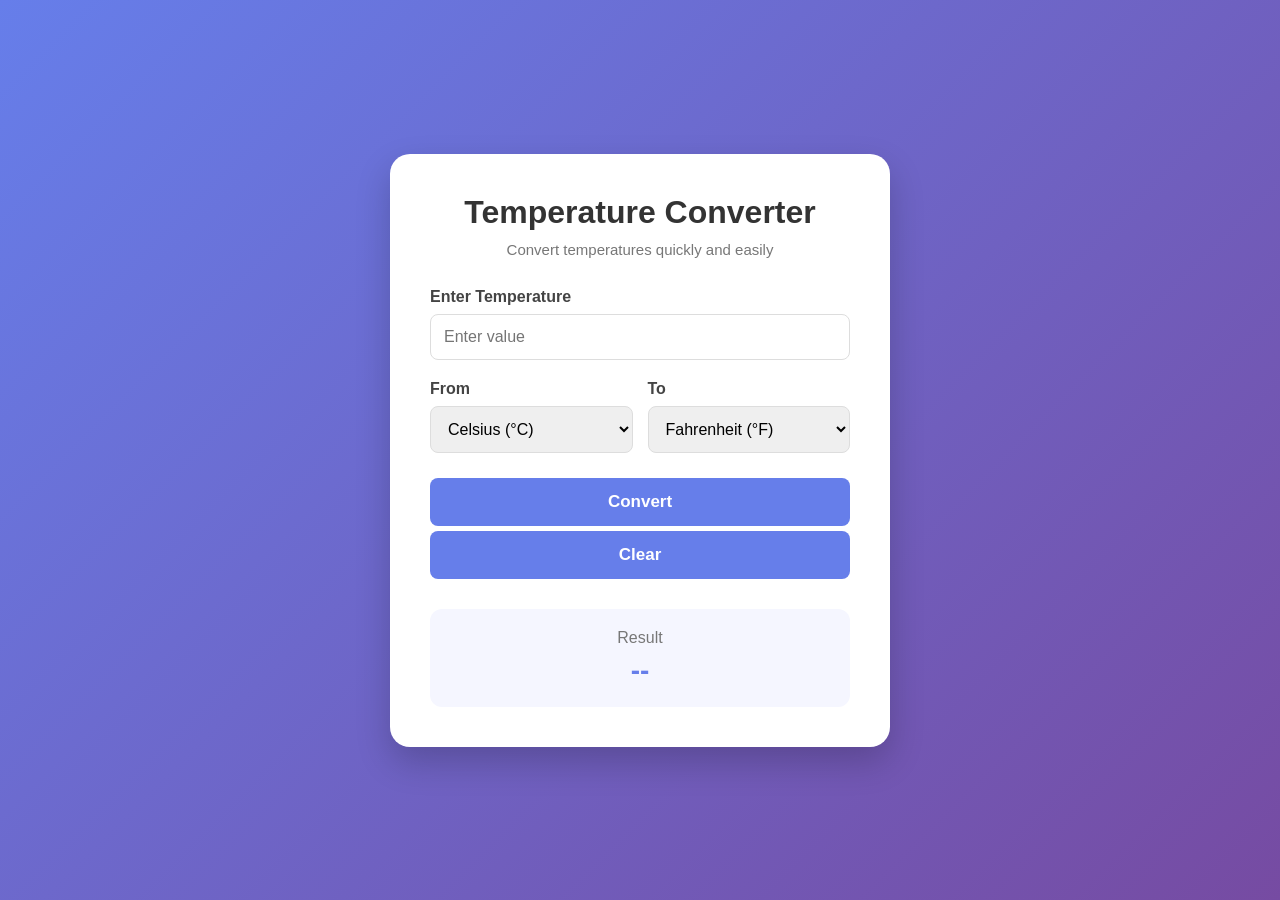
<file: WebDev-L1-T3-TemperatureConverter/index.html>
<!DOCTYPE html>
<html lang="en">
<head>
    <meta charset="UTF-8">
    <meta name="viewport" content="width=device-width, initial-scale=1.0">
    <title>Temperature Converter</title>

    <link rel="stylesheet" href="style.css">
</head>

<body>

    <div class="container">

        <div class="converter-card">

            <h1>Temperature Converter</h1>
            <p class="subtitle">Convert temperatures quickly and easily</p>

            <div class="input-group">
                <label for="temperature">Enter Temperature</label>
                <input type="number" id="temperature" placeholder="Enter value">
            </div>

            <div class="unit-selection">

                <div class="input-group">
                    <label for="fromUnit">From</label>
                    <select id="fromUnit">
                        <option value="celsius">Celsius (°C)</option>
                        <option value="fahrenheit">Fahrenheit (°F)</option>
                        <option value="kelvin">Kelvin (K)</option>
                    </select>
                </div>

                <div class="input-group">
                    <label for="toUnit">To</label>
                    <select id="toUnit">
                        <option value="fahrenheit">Fahrenheit (°F)</option>
                        <option value="celsius">Celsius (°C)</option>
                        <option value="kelvin">Kelvin (K)</option>
                    </select>
                </div>

            </div>

             <div class="button-group">
                <button id="convertBtn">Convert</button>
               <button id="clearBtn" class="clear-btn">Clear</button>
             </div>

            <div class="result-box">
                <p>Result</p>
                <h2 id="result">--</h2>
            </div>

        </div>

    </div>

    <script src="script.js"></script>

</body>
</html>
</file>
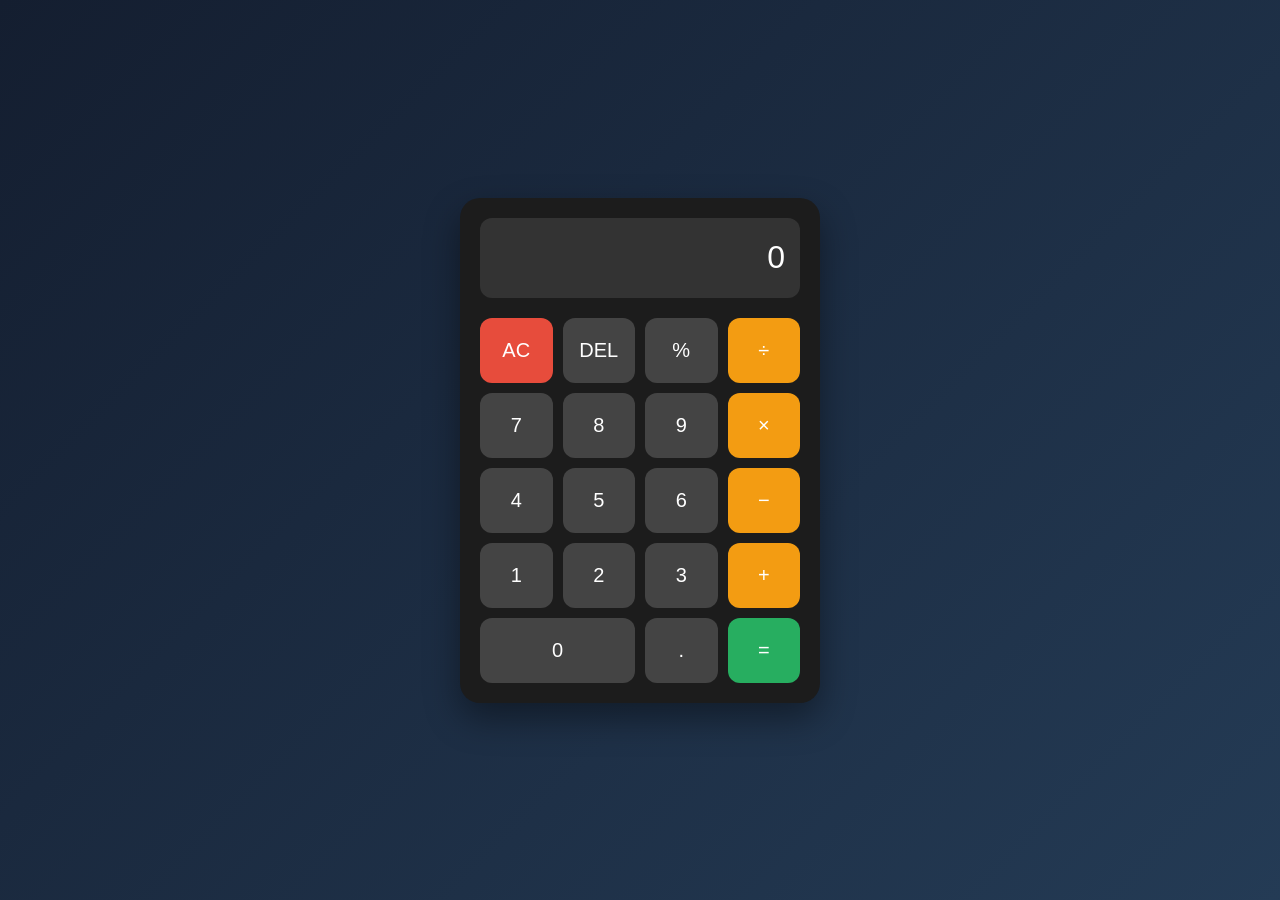
<file: WebDev-L2-T1-Calculator/index.html>
<!DOCTYPE html>
<html lang="en">
<head>
    <meta charset="UTF-8">
    <meta name="viewport" content="width=device-width, initial-scale=1.0">
    <title>Calculator</title>

    <link rel="stylesheet" href="style.css">
</head>

<body>

    <div class="calculator">

        <div class="display">
            <input type="text" id="display" value="0" readonly>
        </div>

        <div class="buttons">

            <button class="clear" onclick="clearDisplay()">AC</button>
            <button onclick="deleteLast()">DEL</button>
            <button onclick="appendValue('%')">%</button>
            <button class="operator" onclick="appendValue('/')">÷</button>

            <button onclick="appendValue('7')">7</button>
            <button onclick="appendValue('8')">8</button>
            <button onclick="appendValue('9')">9</button>
            <button class="operator" onclick="appendValue('*')">×</button>

            <button onclick="appendValue('4')">4</button>
            <button onclick="appendValue('5')">5</button>
            <button onclick="appendValue('6')">6</button>
            <button class="operator" onclick="appendValue('-')">−</button>

            <button onclick="appendValue('1')">1</button>
            <button onclick="appendValue('2')">2</button>
            <button onclick="appendValue('3')">3</button>
            <button class="operator" onclick="appendValue('+')">+</button>

            <button class="zero" onclick="appendValue('0')">0</button>
            <button onclick="appendValue('.')">.</button>
            <button class="equals" onclick="calculate()">=</button>

        </div>

    </div>

    <script src="script.js"></script>

</body>
</html>
</file>
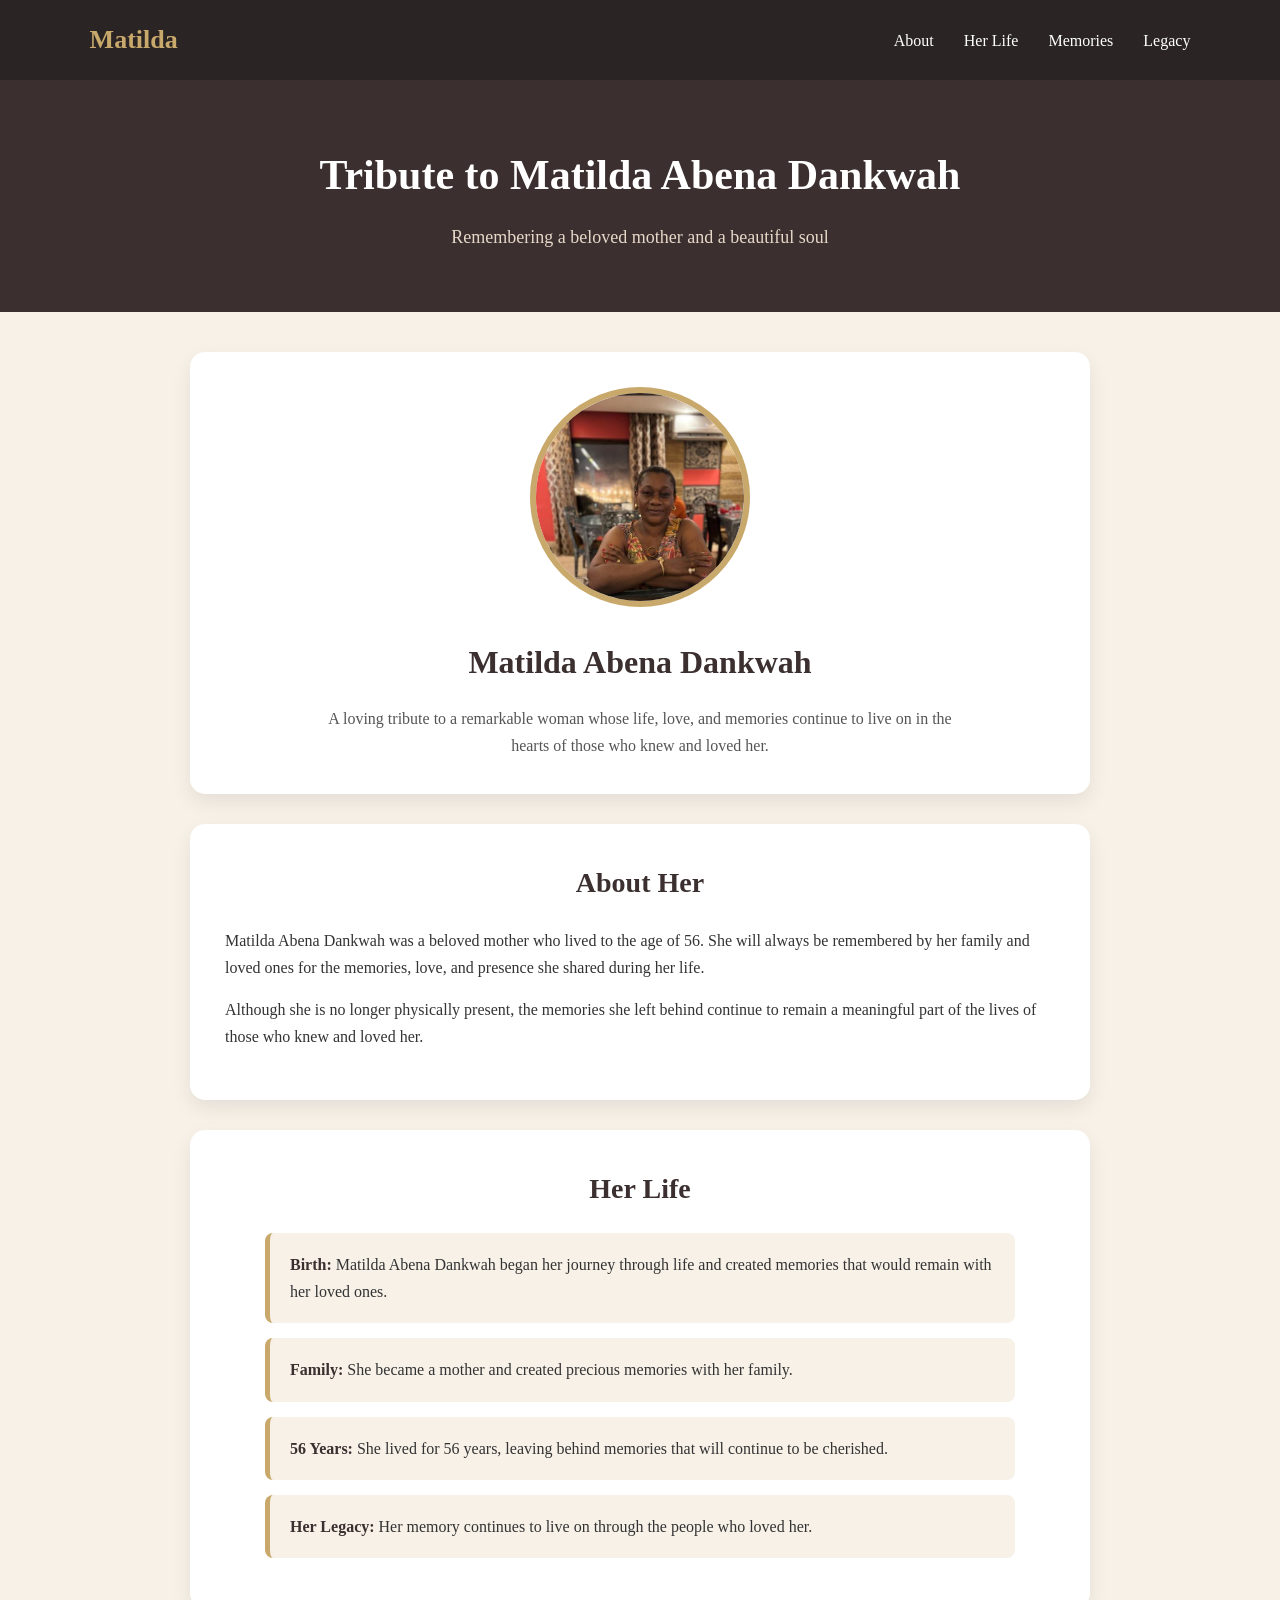
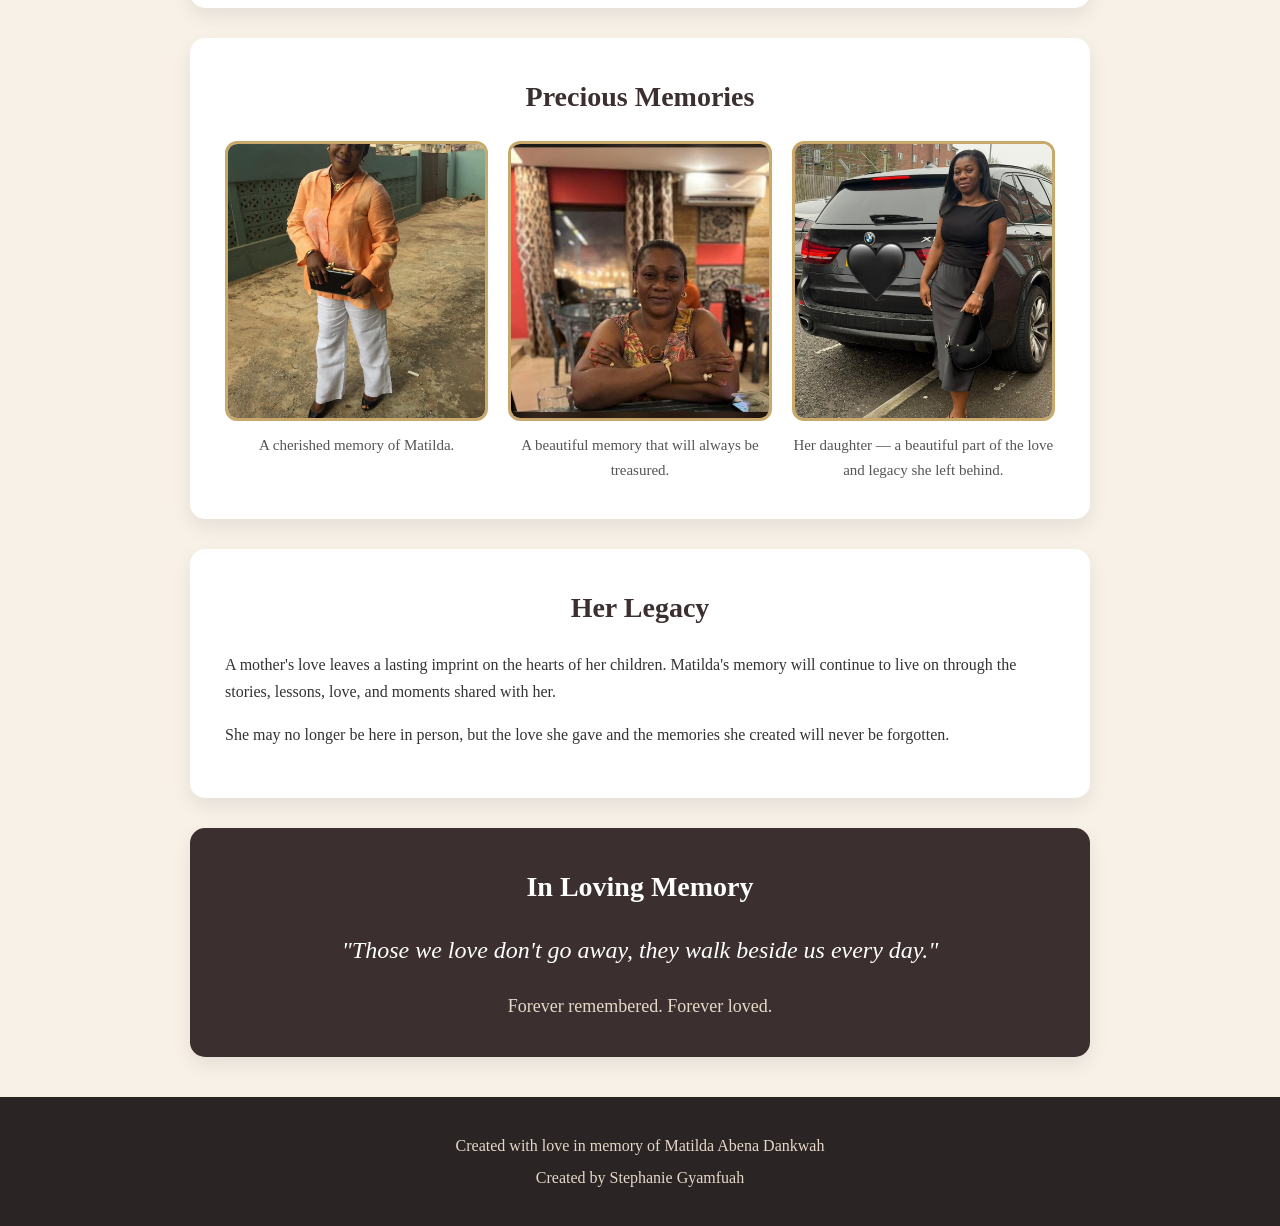
<file: WebDev-L2-T2-TributePage/index.html>
<!DOCTYPE html>
<html lang="en">
<head>
    <meta charset="UTF-8">
    <meta name="viewport" content="width=device-width, initial-scale=1.0">

    <title>Tribute to Matilda Abena Dankwah</title>

    <link rel="stylesheet" href="style.css">
</head>

<body>

    <header>

        <nav>
            <div class="logo">Matilda</div>

            <ul>
                <li><a href="#about">About</a></li>
                <li><a href="#life">Her Life</a></li>
                <li><a href="#memories">Memories</a></li>
                <li><a href="#legacy">Legacy</a></li>
            </ul>
        </nav>

        <div class="hero">
            <h1>Tribute to Matilda Abena Dankwah</h1>
            <p>Remembering a beloved mother and a beautiful soul</p>
        </div>

    </header>


    <main>

        <section class="intro">

            <img src="images/mother.jpeg"
                 alt="Portrait of Matilda Abena Dankwah">

            <h2>Matilda Abena Dankwah</h2>

            <p>
                A loving tribute to a remarkable woman whose life, love,
                and memories continue to live on in the hearts of those
                who knew and loved her.
            </p>

        </section>


        <section class="biography" id="about">

            <h2>About Her</h2>

            <p>
                Matilda Abena Dankwah was a beloved mother who lived to the
                age of 56. She will always be remembered by her family and
                loved ones for the memories, love, and presence she shared
                during her life.
            </p>

            <p>
                Although she is no longer physically present, the memories
                she left behind continue to remain a meaningful part of the
                lives of those who knew and loved her.
            </p>

        </section>


        <section class="timeline" id="life">

            <h2>Her Life</h2>

            <ul>
                <li>
                    <strong>Birth:</strong>
                    Matilda Abena Dankwah began her journey through life
                    and created memories that would remain with her loved ones.
                </li>

                <li>
                    <strong>Family:</strong>
                    She became a mother and created precious memories
                    with her family.
                </li>

                <li>
                    <strong>56 Years:</strong>
                    She lived for 56 years, leaving behind memories that
                    will continue to be cherished.
                </li>

                <li>
                    <strong>Her Legacy:</strong>
                    Her memory continues to live on through the people
                    who loved her.
                </li>
            </ul>

        </section>


        <section class="memories" id="memories">

            <h2>Precious Memories</h2>

            <div class="memory-gallery">

                <div class="memory-card">
                    <img src="images/mother p.jpeg"
                         alt="A beautiful memory of Matilda Abena Dankwah">

                    <p>A cherished memory of Matilda.</p>
                </div>


                <div class="memory-card">
                    <img src="images/mother.jpeg"
                         alt="Matilda Abena Dankwah">

                    <p>A beautiful memory that will always be treasured.</p>
                </div>


                <div class="memory-card">
                    <img src="images/daughter.jpeg"
                         alt="A daughter carrying the memory of her mother">

                    <p>
                        Her daughter — a beautiful part of the love and
                        legacy she left behind.
                    </p>
                </div>

            </div>

        </section>


        <section class="legacy" id="legacy">

            <h2>Her Legacy</h2>

            <p>
                A mother's love leaves a lasting imprint on the hearts of
                her children. Matilda's memory will continue to live on
                through the stories, lessons, love, and moments shared
                with her.
            </p>

            <p>
                She may no longer be here in person, but the love she gave
                and the memories she created will never be forgotten.
            </p>

        </section>


        <section class="quote">

            <h2>In Loving Memory</h2>

            <blockquote>
                "Those we love don't go away, they walk beside us every day."
            </blockquote>

            <p>
                Forever remembered. Forever loved.
            </p>

        </section>

    </main>


    <footer>

        <p>
            Created with love in memory of Matilda Abena Dankwah
        </p>

        <p>
            Created by Stephanie Gyamfuah
        </p>

    </footer>


</body>
</html>
</file>
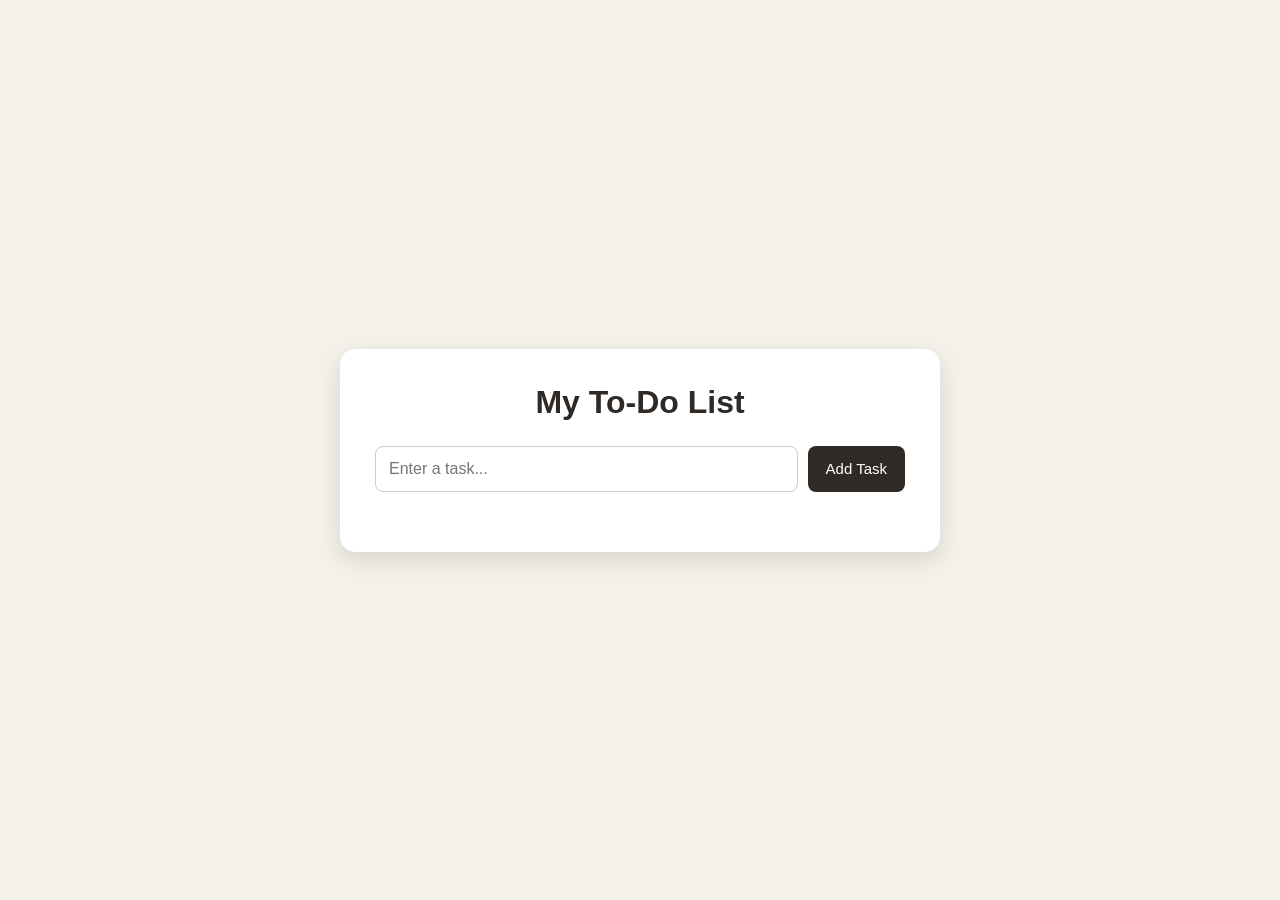
<file: WebDev-L2-T3-ToDoApp/index.html>
<!DOCTYPE html>
<html lang="en">
<head>
    <meta charset="UTF-8">
    <meta name="viewport" content="width=device-width, initial-scale=1.0">

    <title>My To-Do List</title>

    <link rel="stylesheet" href="style.css">
</head>

<body>

    <div class="container">

        <h1>My To-Do List</h1>

        <div class="input-area">
            <input
                type="text"
                id="taskInput"
                placeholder="Enter a task..."
            >

            <button onclick="addTask()">Add Task</button>
        </div>

        <ul id="taskList"></ul>

    </div>

    <script src="script.js"></script>

</body>
</html>
</file>
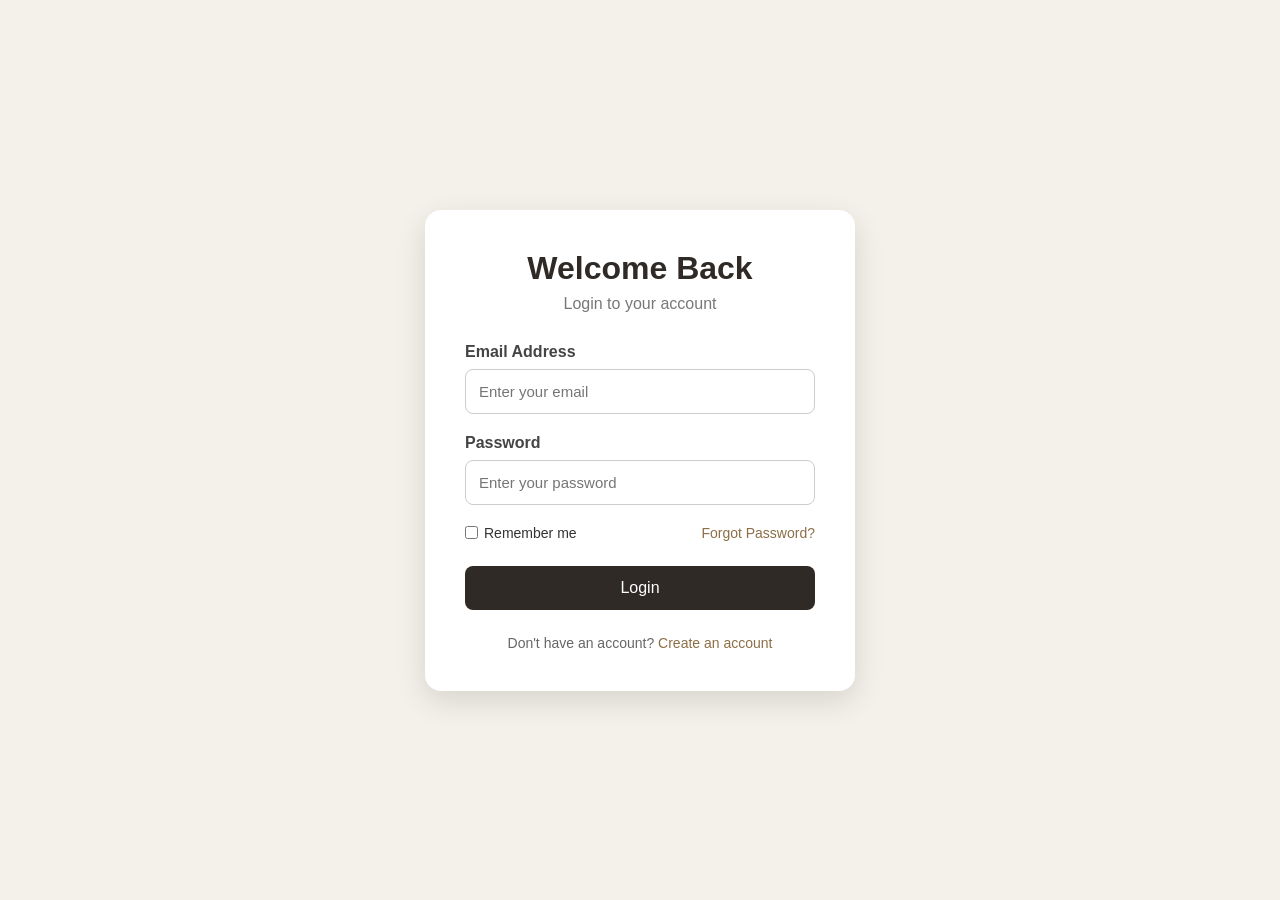
<file: WebDev-L2-T4-LoginAuthentication/index.html>
<!DOCTYPE html>
<html lang="en">
<head>
    <meta charset="UTF-8">
    <meta name="viewport" content="width=device-width, initial-scale=1.0">

    <title>Login Authentication</title>

    <link rel="stylesheet" href="style.css">
</head>

<body>

    <div class="container">

        <div class="form-box">

            <h1>Welcome Back</h1>

            <p class="subtitle">Login to your account</p>

            <form id="loginForm">

                <div class="input-group">
                    <label for="email">Email Address</label>

                    <input
                        type="email"
                        id="email"
                        placeholder="Enter your email"
                        required
                    >
                </div>

                <div class="input-group">
                    <label for="password">Password</label>

                    <input
                        type="password"
                        id="password"
                        placeholder="Enter your password"
                        required
                    >
                </div>

                <div class="options">
                    <label class="remember">
                        <input type="checkbox" id="remember">
                        Remember me
                    </label>

                    <a href="#" id="forgotPassword">Forgot Password?</a>
                </div>

                <button type="submit">Login</button>

                <p id="message"></p>

            </form>

            <p class="signup-text">
                Don't have an account?
                <a href="#">Create an account</a>
            </p>

        </div>

    </div>

    <script src="script.js"></script>

</body>
</html>
</file>
<file: WebDev-L1-T1-LandingPage/style.css>

</file>
<file: WebDev-L1-T2-Personal-Portfolio Website/style.css>
* {
    margin: 0;
    padding: 0;
    box-sizing: border-box;
}

html {
    scroll-behavior: smooth;
}

body {
    font-family: Arial, Helvetica, sans-serif;
    background: #f7f4ee;
    color: #171717;
    line-height: 1.6;
}

a {
    text-decoration: none;
    color: inherit;
}

img {
    max-width: 100%;
    display: block;
}



:root {
    --black: #111111;
    --dark: #1c1c1c;
    --gold: #c79a3b;
    --light-gold: #e4c477;
    --cream: #f7f4ee;
    --white: #ffffff;
    --gray: #666666;
    --border: #ded9ce;
}

.navbar {
    position: sticky;
    top: 0;
    z-index: 1000;

    display: flex;
    justify-content: space-between;
    align-items: center;

    padding: 20px 7%;

    background: rgba(17, 17, 17, 0.97);
    color: var(--white);
}

.logo {
    font-size: 28px;
    font-weight: 800;
    color: var(--gold);
    letter-spacing: 2px;
}

.navbar nav {
    display: flex;
    gap: 28px;
}

.navbar nav a {
    font-size: 14px;
    font-weight: 600;
    transition: 0.3s ease;
}

.navbar nav a:hover {
    color: var(--gold);
}




.hero {
    min-height: 88vh;

    display: flex;
    align-items: center;
    justify-content: space-between;
    gap: 60px;

    padding: 80px 7%;

    background:
        linear-gradient(
            135deg,
            #111111 0%,
            #1d1d1d 60%,
            #292317 100%
        );

    color: var(--white);
}

.hero-content {
    max-width: 700px;
}

.eyebrow {
    color: var(--gold);
    font-size: 13px;
    font-weight: 700;
    letter-spacing: 3px;
    margin-bottom: 15px;
}

.hero h1 {
    font-size: clamp(42px, 6vw, 76px);
    line-height: 1.05;
    margin-bottom: 18px;
}

.hero h1 span {
    color: var(--gold);
}

.hero h2 {
    font-size: clamp(22px, 3vw, 34px);
    font-weight: 500;
    margin-bottom: 20px;
}

.hero-text {
    max-width: 620px;
    color: #d6d6d6;
    font-size: 17px;
    margin-bottom: 32px;
}

.hero-buttons {
    display: flex;
    gap: 15px;
    flex-wrap: wrap;
}

.btn {
    display: inline-block;

    padding: 13px 24px;

    background: var(--gold);
    color: var(--black);

    border: 2px solid var(--gold);

    font-weight: 700;
    border-radius: 5px;

    transition: 0.3s ease;
}

.btn:hover {
    background: var(--light-gold);
    border-color: var(--light-gold);
    transform: translateY(-2px);
}

.btn-outline {
    background: transparent;
    color: var(--white);
}

.btn-outline:hover {
    color: var(--black);
}




.profile-photo {
    width: 280px;
    height: 280px;

    border-radius: 50%;
    overflow: hidden;

    border: 4px solid var(--gold);

    display: block;
    
    box-shadow:
        0 0 0 15px rgba(199, 154, 59, 0.08),
        0 20px 50px rgba(0, 0, 0, 0.4);
}

.profile-photo img {
    width: 100%;
    height: 100%;
    display: block;

    object-fit: cover;

    border-radius: 50%;
}





.section {
    padding: 90px 7%;
}

.section-heading {
    max-width: 720px;
    margin-bottom: 50px;
}

.section-heading h2 {
    font-size: clamp(30px, 4vw, 48px);
    line-height: 1.15;
    margin-bottom: 12px;
}

.section-heading > p:last-child {
    color: var(--gray);
}




.about {
    background: var(--cream);
}

.about-content {
    max-width: 850px;

    display: grid;
    gap: 20px;

    font-size: 18px;
    color: #454545;
}

.about-content p {
    border-left: 3px solid var(--gold);
    padding-left: 20px;
}


.skills {
    background: var(--white);
}

.skills-grid {
    display: grid;

    grid-template-columns:
        repeat(auto-fit, minmax(220px, 1fr));

    gap: 20px;
}

.skill-card {
    padding: 28px;

    background: var(--cream);

    border: 1px solid var(--border);
    border-radius: 8px;

    transition: 0.3s ease;
}

.skill-card:hover {
    transform: translateY(-6px);
    border-color: var(--gold);

    box-shadow:
        0 12px 30px rgba(0, 0, 0, 0.08);
}

.skill-card i {
    font-size: 32px;
    color: var(--gold);
    margin-bottom: 18px;
}

.skill-card h3 {
    font-size: 20px;
    margin-bottom: 8px;
}

.skill-card p {
    color: var(--gray);
    font-size: 14px;
}




.projects {
    background: var(--cream);
}

.project-grid {
    display: grid;

    grid-template-columns:
        repeat(auto-fit, minmax(300px, 1fr));

    gap: 25px;
}

.project-card {
    background: var(--white);

    border: 1px solid var(--border);
    border-radius: 10px;

    overflow: hidden;

    transition: 0.3s ease;
}

.project-card:hover {
    transform: translateY(-7px);

    box-shadow:
        0 15px 35px rgba(0, 0, 0, 0.1);

    border-color: var(--gold);
}

.project-icon {
    height: 150px;

    display: flex;
    justify-content: center;
    align-items: center;

    background: var(--black);

    color: var(--gold);

    font-size: 55px;
}

.project-content {
    padding: 28px;
}

.project-number {
    color: var(--gold);
    font-size: 12px;
    font-weight: 800;
    letter-spacing: 2px;
    margin-bottom: 8px;
}

.project-content h3 {
    font-size: 23px;
    line-height: 1.25;
    margin-bottom: 14px;
}

.project-content p {
    color: var(--gray);
    font-size: 15px;
    margin-bottom: 20px;
}

.project-tag {
    display: inline-block;

    padding: 6px 12px;

    background: #f0e6cf;
    color: #725514;

    border-radius: 20px;

    font-size: 12px;
    font-weight: 700;
}




.experience {
    background: var(--white);
}

.experience-grid {
    display: grid;

    grid-template-columns:
        repeat(auto-fit, minmax(250px, 1fr));

    gap: 25px;
}

.experience-card {
    padding: 35px;

    border: 1px solid var(--border);
    border-radius: 10px;

    text-align: center;

    background: var(--cream);

    transition: 0.3s ease;
}

.experience-card:hover {
    transform: translateY(-5px);
}

.experience-card i {
    font-size: 40px;
    color: var(--gold);
    margin-bottom: 20px;
}

.experience-card h3 {
    font-size: 23px;
    margin-bottom: 12px;
}

.experience-card p {
    color: var(--gray);
    font-size: 15px;
}



.contact {
    padding: 100px 7%;

    background: var(--black);

    color: var(--white);

    text-align: center;
}

.contact-content {
    max-width: 750px;
    margin: auto;
}

.contact h2 {
    font-size: clamp(35px, 5vw, 55px);
    margin-bottom: 15px;
}

.contact-content > p:not(.eyebrow) {
    color: #cccccc;
    margin-bottom: 30px;
}

.contact-links {
    display: flex;
    justify-content: center;
    gap: 15px;
    flex-wrap: wrap;
}

.contact-links a {
    display: flex;
    align-items: center;
    gap: 9px;

    padding: 12px 20px;

    border: 1px solid #444;
    border-radius: 5px;

    transition: 0.3s ease;
}

.contact-links a:hover {
    background: var(--gold);
    color: var(--black);
    border-color: var(--gold);
}

.contact-links i {
    color: var(--gold);
}

.contact-links a:hover i {
    color: var(--black);
}


.footer {
    padding: 30px 7%;

    background: #080808;
    color: #aaaaaa;

    display: flex;
    align-items: center;
    justify-content: space-between;

    gap: 20px;

    flex-wrap: wrap;
}

.footer p {
    font-size: 13px;
}

.social-links {
    display: flex;
    gap: 15px;
}

.social-links a {
    width: 38px;
    height: 38px;

    display: flex;
    align-items: center;
    justify-content: center;

    border: 1px solid #444;
    border-radius: 50%;

    transition: 0.3s ease;
}

.social-links a:hover {
    background: var(--gold);
    color: var(--black);
    border-color: var(--gold);
}



@media (max-width: 850px) {

    .navbar {
        padding: 18px 5%;
    }

    .navbar nav {
        gap: 15px;
    }

    .hero {
        padding: 70px 5%;
        flex-direction: column;
        text-align: center;
    }

    .hero-content {
        max-width: 750px;
    }

    .hero-buttons {
        justify-content: center;
    }

    .profile-placeholder {
        width: 220px;
        height: 220px;
        font-size: 65px;
    }

    .section {
        padding: 75px 5%;
    }

}




@media (max-width: 600px) {

    .navbar {
        flex-direction: column;
        gap: 15px;
    }

    .navbar nav {
        width: 100%;

        justify-content: center;

        gap: 14px;

        flex-wrap: wrap;
    }

    .navbar nav a {
        font-size: 12px;
    }

    .hero {
        min-height: auto;
        padding: 70px 5%;
    }

    .hero h1 {
        font-size: 43px;
    }

    .hero h2 {
        font-size: 22px;
    }

    .hero-text {
        font-size: 15px;
    }

    .profile-placeholder {
        width: 190px;
        height: 190px;
        font-size: 55px;
    }

    .section {
        padding: 65px 5%;
    }

    .section-heading {
        margin-bottom: 35px;
    }

    .skill-card {
        padding: 24px;
    }

    .project-grid {
        grid-template-columns: 1fr;
    }

    .experience-grid {
        grid-template-columns: 1fr;
    }

    .contact {
        padding: 75px 5%;
    }

    .footer {
        flex-direction: column;
        text-align: center;
    }

}

@media (max-width: 400px) {

    .navbar nav {
        gap: 9px;
    }

    .navbar nav a {
        font-size: 11px;
    }

    .hero h1 {
        font-size: 36px;
    }

    .hero h2 {
        font-size: 19px;
    }

    .btn {
        width: 100%;
        text-align: center;
    }

}
</file>
<file: WebDev-L1-T3-TemperatureConverter/style.css>
* {
    margin: 0;
    padding: 0;
    box-sizing: border-box;
}

body {
    font-family: Arial, sans-serif;
    min-height: 100vh;
    display: flex;
    justify-content: center;
    align-items: center;
    background: linear-gradient(135deg, #667eea, #764ba2);
    padding: 20px;
}

.container {
    width: 100%;
    max-width: 500px;
}

.converter-card {
    background: white;
    padding: 40px;
    border-radius: 20px;
    box-shadow: 0 15px 35px rgba(0, 0, 0, 0.2);
    text-align: center;
}

h1 {
    color: #333;
    margin-bottom: 10px;
    font-size: 32px;
}

.subtitle {
    color: #777;
    margin-bottom: 30px;
    font-size: 15px;
}

.input-group {
    text-align: left;
    margin-bottom: 20px;
}

.input-group label {
    display: block;
    margin-bottom: 8px;
    color: #444;
    font-weight: bold;
}

input,
select {
    width: 100%;
    padding: 13px;
    border: 1px solid #ddd;
    border-radius: 8px;
    font-size: 16px;
    outline: none;
    transition: 0.3s;
}

input:focus,
select:focus {
    border-color: #667eea;
    box-shadow: 0 0 5px rgba(102, 126, 234, 0.3);
}

.unit-selection {
    display: flex;
    gap: 15px;
}

.unit-selection .input-group {
    width: 50%;
}

button {
    width: 100%;
    padding: 14px;
    margin-top: 5px;
    border: none;
    border-radius: 8px;
    background: #667eea;
    color: white;
    font-size: 17px;
    font-weight: bold;
    cursor: pointer;
    transition: 0.3s;
}

button:hover {
    background: #5568d9;
    transform: translateY(-2px);
}

.result-box {
    margin-top: 30px;
    padding: 20px;
    background: #f5f6ff;
    border-radius: 12px;
}

.result-box p {
    color: #777;
    margin-bottom: 8px;
}

.result-box h2 {
    color: #667eea;
    font-size: 28px;
}


@media (max-width: 600px) {

    .converter-card {
        padding: 25px 20px;
    }

    h1 {
        font-size: 26px;
    }

    .unit-selection {
        flex-direction: column;
        gap: 0;
    }

    .unit-selection .input-group {
        width: 100%;
    }
}
</file>
<file: WebDev-L2-T1-Calculator/style.css>
* {
    margin: 0;
    padding: 0;
    box-sizing: border-box;
}

body {
    min-height: 100vh;
    display: flex;
    justify-content: center;
    align-items: center;
    background: linear-gradient(135deg, #141e30, #243b55);
    font-family: Arial, sans-serif;
    padding: 20px;
}

.calculator {
    width: 100%;
    max-width: 360px;
    padding: 20px;
    background: #1c1c1c;
    border-radius: 20px;
    box-shadow: 0 15px 35px rgba(0, 0, 0, 0.4);
}

.display {
    margin-bottom: 20px;
}

.display input {
    width: 100%;
    height: 80px;
    border: none;
    outline: none;
    border-radius: 12px;
    background: #333333;
    color: white;
    font-size: 32px;
    text-align: right;
    padding: 15px;
}

.buttons {
    display: grid;
    grid-template-columns: repeat(4, 1fr);
    gap: 10px;
}

button {
    height: 65px;
    border: none;
    border-radius: 12px;
    background: #444444;
    color: white;
    font-size: 20px;
    cursor: pointer;
    transition: 0.2s;
}

button:hover {
    transform: scale(1.03);
    background: #555555;
}

button:active {
    transform: scale(0.97);
}

.operator {
    background: #f39c12;
}

.operator:hover {
    background: #e08e0b;
}

.clear {
    background: #e74c3c;
}

.clear:hover {
    background: #d63c2e;
}

.equals {
    background: #27ae60;
}

.equals:hover {
    background: #219150;
}

.zero {
    grid-column: span 2;
}


@media (max-width: 400px) {
    .calculator {
        padding: 15px;
    }

    .display input {
        height: 70px;
        font-size: 28px;
    }

    button {
        height: 58px;
        font-size: 18px;
    }
}
</file>
<file: WebDev-L2-T2-TributePage/style.css>
* {
    margin: 0;
    padding: 0;
    box-sizing: border-box;
}

html {
    scroll-behavior: smooth;
}

body {
    font-family: Georgia, "Times New Roman", serif;
    background: #f7f1e8;
    color: #333333;
    line-height: 1.7;
}

/* Navigation */
nav {
    background: #2b2424;
    display: flex;
    justify-content: space-between;
    align-items: center;
    padding: 18px 7%;
    position: sticky;
    top: 0;
    z-index: 1000;
}

.logo {
    color: #c8a96b;
    font-size: 26px;
    font-weight: bold;
}

nav ul {
    display: flex;
    list-style: none;
    gap: 30px;
}

nav ul li a {
    color: #ffffff;
    text-decoration: none;
    font-size: 16px;
    transition: 0.3s;
}

nav ul li a:hover {
    color: #c8a96b;
}

/* Header */
header {
    background: #3b2f2f;
    color: #ffffff;
    text-align: center;
}

.hero {
    padding: 60px 20px;
}

.hero h1 {
    font-size: 42px;
    margin-bottom: 10px;
}

.hero p {
    font-size: 18px;
    color: #e6d8c8;
}

/* Main Content */
main {
    width: 90%;
    max-width: 900px;
    margin: 40px auto;
}

/* Sections */
section {
    background: #ffffff;
    margin-bottom: 30px;
    padding: 35px;
    border-radius: 15px;
    box-shadow: 0 8px 20px rgba(0, 0, 0, 0.08);
}

/* Introduction */
.intro {
    text-align: center;
}

.intro img {
    width: 220px;
    height: 220px;
    object-fit: cover;
    border-radius: 50%;
    border: 6px solid #c8a96b;
    margin-bottom: 20px;
}

.intro h2 {
    font-size: 32px;
    color: #3b2f2f;
    margin-bottom: 15px;
}

.intro p {
    max-width: 650px;
    margin: auto;
    color: #555555;
}

/* Section Headings */
section h2 {
    color: #3b2f2f;
    font-size: 28px;
    margin-bottom: 20px;
    text-align: center;
}

.biography p,
.legacy p {
    margin-bottom: 15px;
}

/* Timeline */
.timeline ul {
    list-style: none;
    max-width: 750px;
    margin: auto;
}

.timeline li {
    background: #f7f1e8;
    margin-bottom: 15px;
    padding: 18px 20px;
    border-left: 5px solid #c8a96b;
    border-radius: 8px;
}

.timeline strong {
    color: #3b2f2f;
}

/* Memories Gallery */
.memory-gallery {
    display: grid;
    grid-template-columns: repeat(3, 1fr);
    gap: 20px;
}

.memory-card {
    text-align: center;
}

.memory-card img {
    width: 100%;
    height: 280px;
    object-fit: cover;
    border-radius: 12px;
    border: 3px solid #c8a96b;
    display: block;
    margin-bottom: 12px;
}

.memory-card p {
    color: #555555;
    font-size: 15px;
}

/* Quote */
.quote {
    text-align: center;
    background: #3b2f2f;
    color: #ffffff;
}

.quote h2 {
    color: #ffffff;
}

.quote blockquote {
    font-size: 24px;
    font-style: italic;
    margin: 20px auto;
    max-width: 700px;
}

.quote p {
    color: #e6d8c8;
    font-size: 18px;
}

/* Footer */
footer {
    background: #2b2424;
    color: #ffffff;
    text-align: center;
    padding: 30px 20px;
    margin-top: 40px;
}

footer p {
    margin: 5px 0;
    color: #e6d8c8;
}

/* Mobile Responsive Design */
@media (max-width: 700px) {

    nav {
        flex-direction: column;
        gap: 15px;
        padding: 15px;
    }

    nav ul {
        gap: 15px;
        flex-wrap: wrap;
        justify-content: center;
    }

    nav ul li a {
        font-size: 14px;
    }

    .hero {
        padding: 45px 15px;
    }

    .hero h1 {
        font-size: 30px;
    }

    .hero p {
        font-size: 16px;
    }

    main {
        width: 94%;
        margin: 25px auto;
    }

    section {
        padding: 25px 20px;
    }

    .intro img {
        width: 180px;
        height: 180px;
    }

    .intro h2 {
        font-size: 27px;
    }

    section h2 {
        font-size: 24px;
    }

    .memory-gallery {
        grid-template-columns: 1fr;
    }

    .memory-card img {
        height: 350px;
    }

    .quote blockquote {
        font-size: 20px;
    }
}
</file>
<file: WebDev-L2-T3-ToDoApp/style.css>
* {
    margin: 0;
    padding: 0;
    box-sizing: border-box;
}

body {
    font-family: Arial, sans-serif;
    background: #f4f1ea;
    color: #333;
    min-height: 100vh;
    display: flex;
    justify-content: center;
    align-items: center;
}

.container {
    width: 90%;
    max-width: 600px;
    background: #ffffff;
    padding: 35px;
    border-radius: 15px;
    box-shadow: 0 8px 25px rgba(0, 0, 0, 0.12);
}

h1 {
    text-align: center;
    margin-bottom: 25px;
    color: #2f2a26;
}

.input-area {
    display: flex;
    gap: 10px;
    margin-bottom: 25px;
}

#taskInput {
    flex: 1;
    padding: 13px;
    border: 1px solid #ccc;
    border-radius: 8px;
    font-size: 16px;
    outline: none;
}

#taskInput:focus {
    border-color: #8b6f47;
}

button {
    padding: 13px 18px;
    border: none;
    border-radius: 8px;
    background: #2f2a26;
    color: #ffffff;
    cursor: pointer;
    font-size: 15px;
}

button:hover {
    background: #8b6f47;
}

#taskList {
    list-style: none;
}

#taskList li {
    display: flex;
    justify-content: space-between;
    align-items: center;
    gap: 10px;
    background: #f8f5ef;
    padding: 14px;
    margin-bottom: 12px;
    border-radius: 8px;
    border-left: 4px solid #8b6f47;
}

.task-text {
    flex: 1;
    word-break: break-word;
}

.completed {
    text-decoration: line-through;
    color: #888;
}

.task-buttons {
    display: flex;
    gap: 6px;
}

.complete-btn,
.delete-btn {
    padding: 8px 10px;
    font-size: 13px;
}

.complete-btn {
    background: #5c7651;
}

.delete-btn {
    background: #a64b4b;
}

.complete-btn:hover {
    background: #45603b;
}

.delete-btn:hover {
    background: #873838;
}

@media (max-width: 600px) {

    .container {
        width: 94%;
        padding: 25px 18px;
    }

    .input-area {
        flex-direction: column;
    }

    #taskInput,
    .input-area button {
        width: 100%;
    }

    #taskList li {
        align-items: flex-start;
        flex-direction: column;
    }

    .task-buttons {
        width: 100%;
    }

    .complete-btn,
    .delete-btn {
        flex: 1;
    }
}
</file>
<file: WebDev-L2-T4-LoginAuthentication/style.css>
* {
    margin: 0;
    padding: 0;
    box-sizing: border-box;
}

body {
    font-family: Arial, sans-serif;
    background: #f4f1ea;
    min-height: 100vh;
    display: flex;
    justify-content: center;
    align-items: center;
    color: #333333;
}

.container {
    width: 100%;
    padding: 20px;
}

.form-box {
    width: 100%;
    max-width: 430px;
    margin: auto;
    background: #ffffff;
    padding: 40px;
    border-radius: 16px;
    box-shadow: 0 10px 30px rgba(0, 0, 0, 0.12);
}

h1 {
    text-align: center;
    color: #2f2a26;
    margin-bottom: 8px;
}

.subtitle {
    text-align: center;
    color: #777777;
    margin-bottom: 30px;
}

.input-group {
    margin-bottom: 20px;
}

.input-group label {
    display: block;
    margin-bottom: 8px;
    font-weight: bold;
    color: #444444;
}

.input-group input {
    width: 100%;
    padding: 13px;
    border: 1px solid #cccccc;
    border-radius: 8px;
    font-size: 15px;
    outline: none;
}

.input-group input:focus {
    border-color: #8b6f47;
}

.options {
    display: flex;
    justify-content: space-between;
    align-items: center;
    margin-bottom: 25px;
    font-size: 14px;
}

.remember {
    display: flex;
    align-items: center;
    gap: 6px;
}

.options a,
.signup-text a {
    color: #8b6f47;
    text-decoration: none;
}

.options a:hover,
.signup-text a:hover {
    text-decoration: underline;
}

button {
    width: 100%;
    padding: 13px;
    border: none;
    border-radius: 8px;
    background: #2f2a26;
    color: #ffffff;
    font-size: 16px;
    cursor: pointer;
    transition: 0.3s;
}

button:hover {
    background: #8b6f47;
}

#message {
    text-align: center;
    margin-top: 15px;
    font-size: 14px;
    font-weight: bold;
}

.signup-text {
    text-align: center;
    margin-top: 25px;
    color: #666666;
    font-size: 14px;
}

@media (max-width: 500px) {

    .container {
        padding: 15px;
    }

    .form-box {
        padding: 30px 20px;
    }

    h1 {
        font-size: 27px;
    }

    .options {
        flex-direction: column;
        align-items: flex-start;
        gap: 12px;
    }
}
</file>
